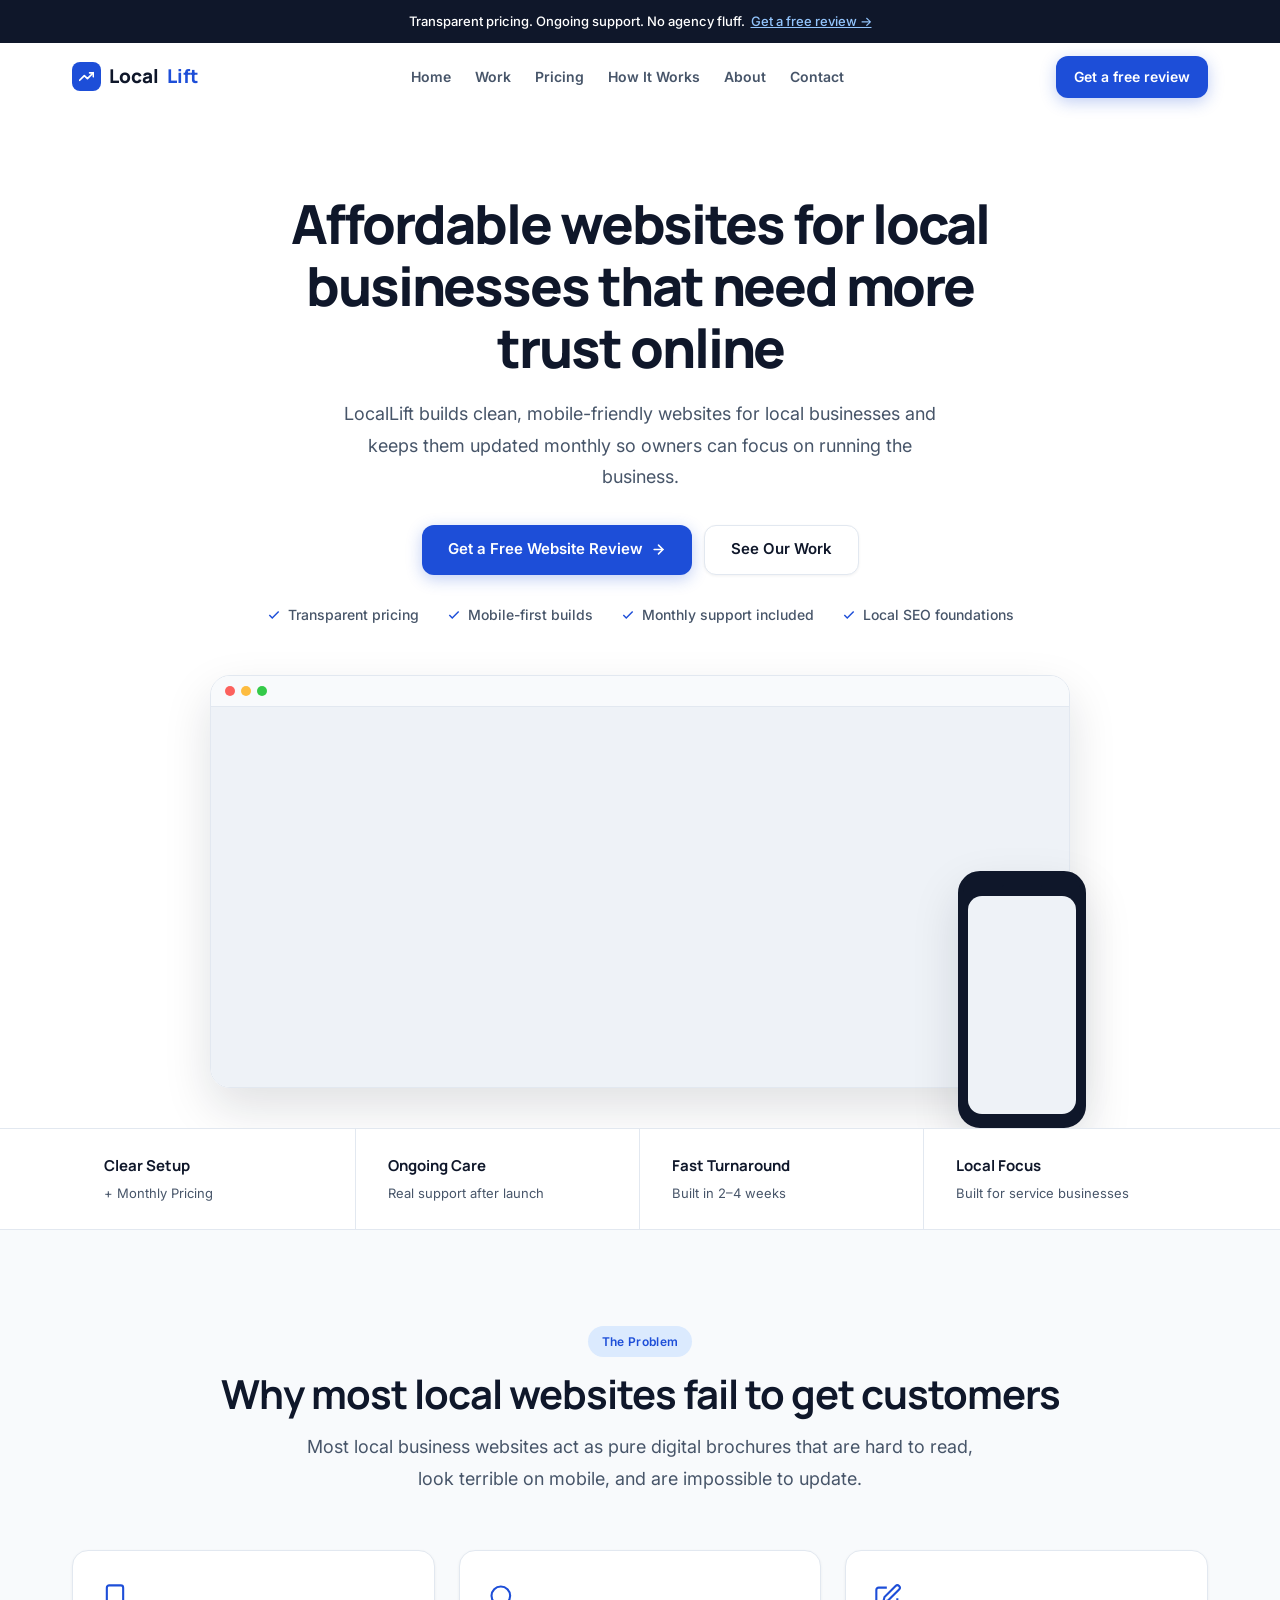
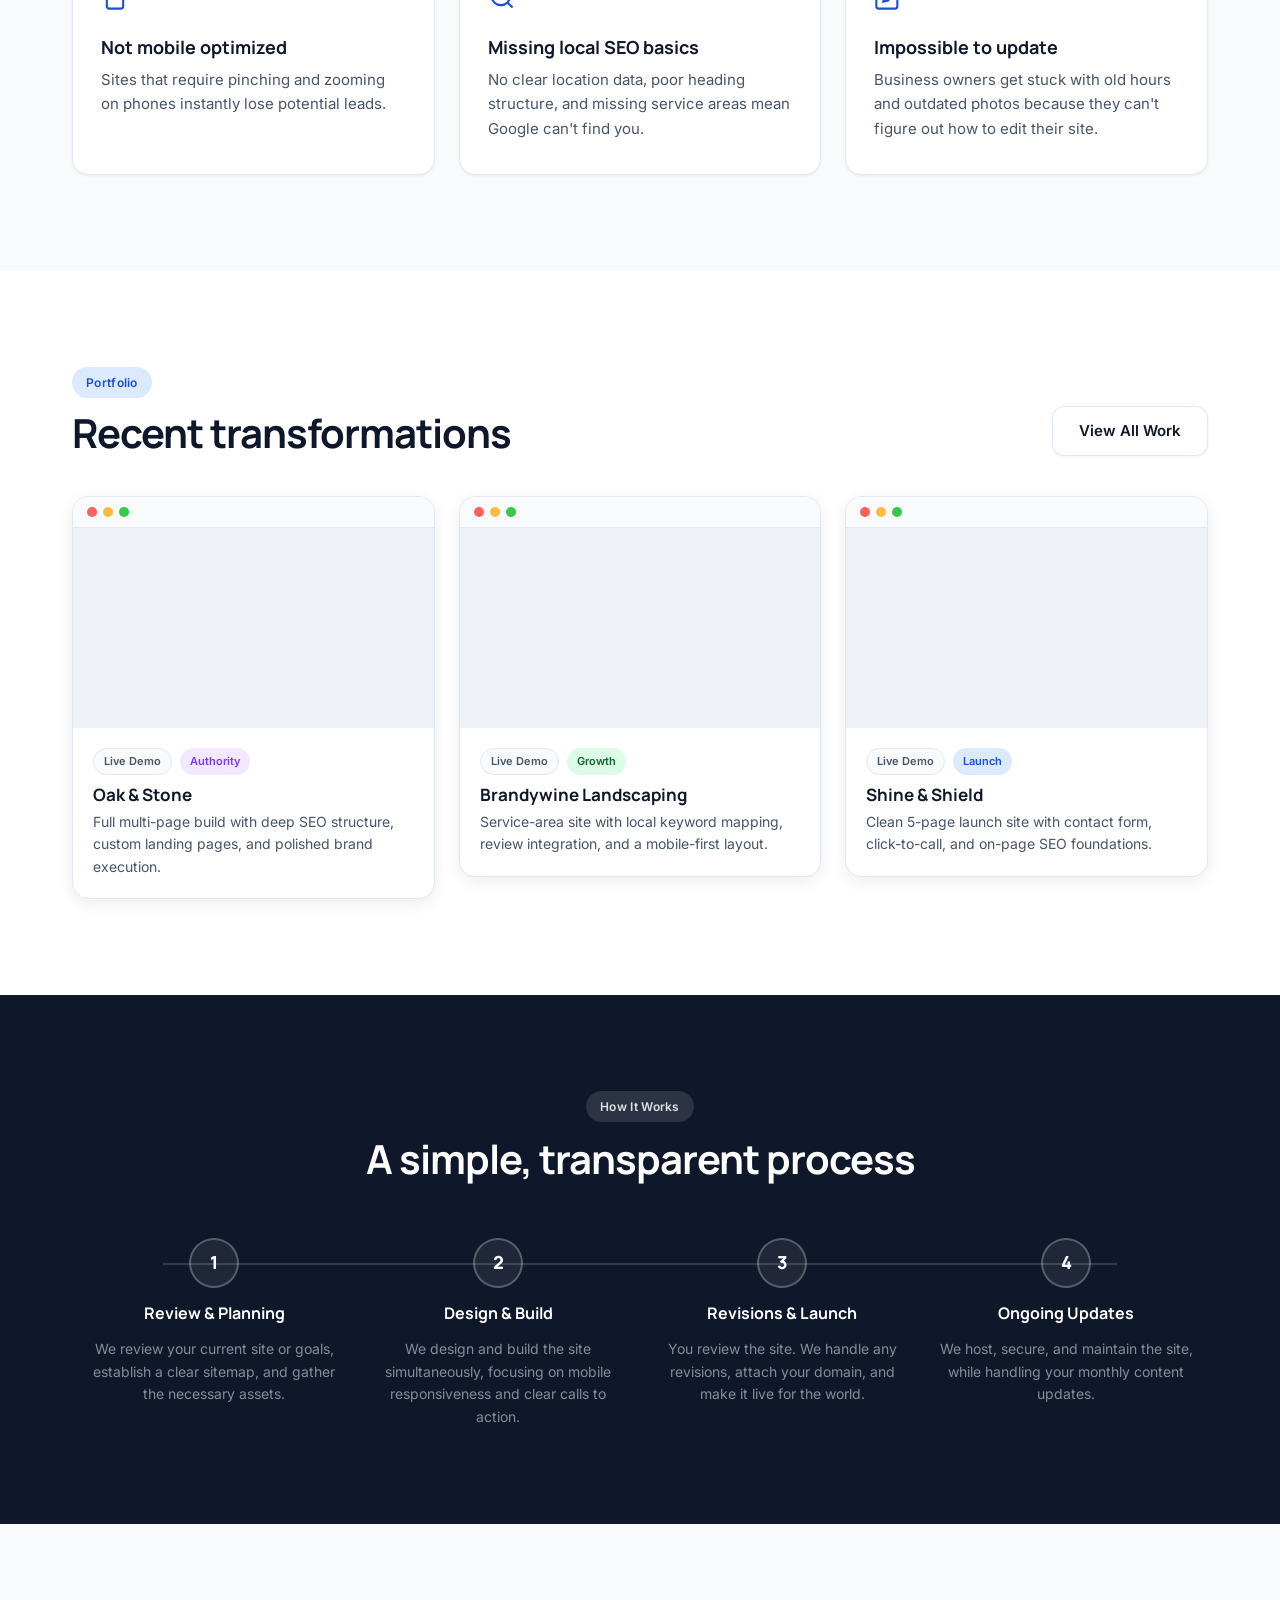
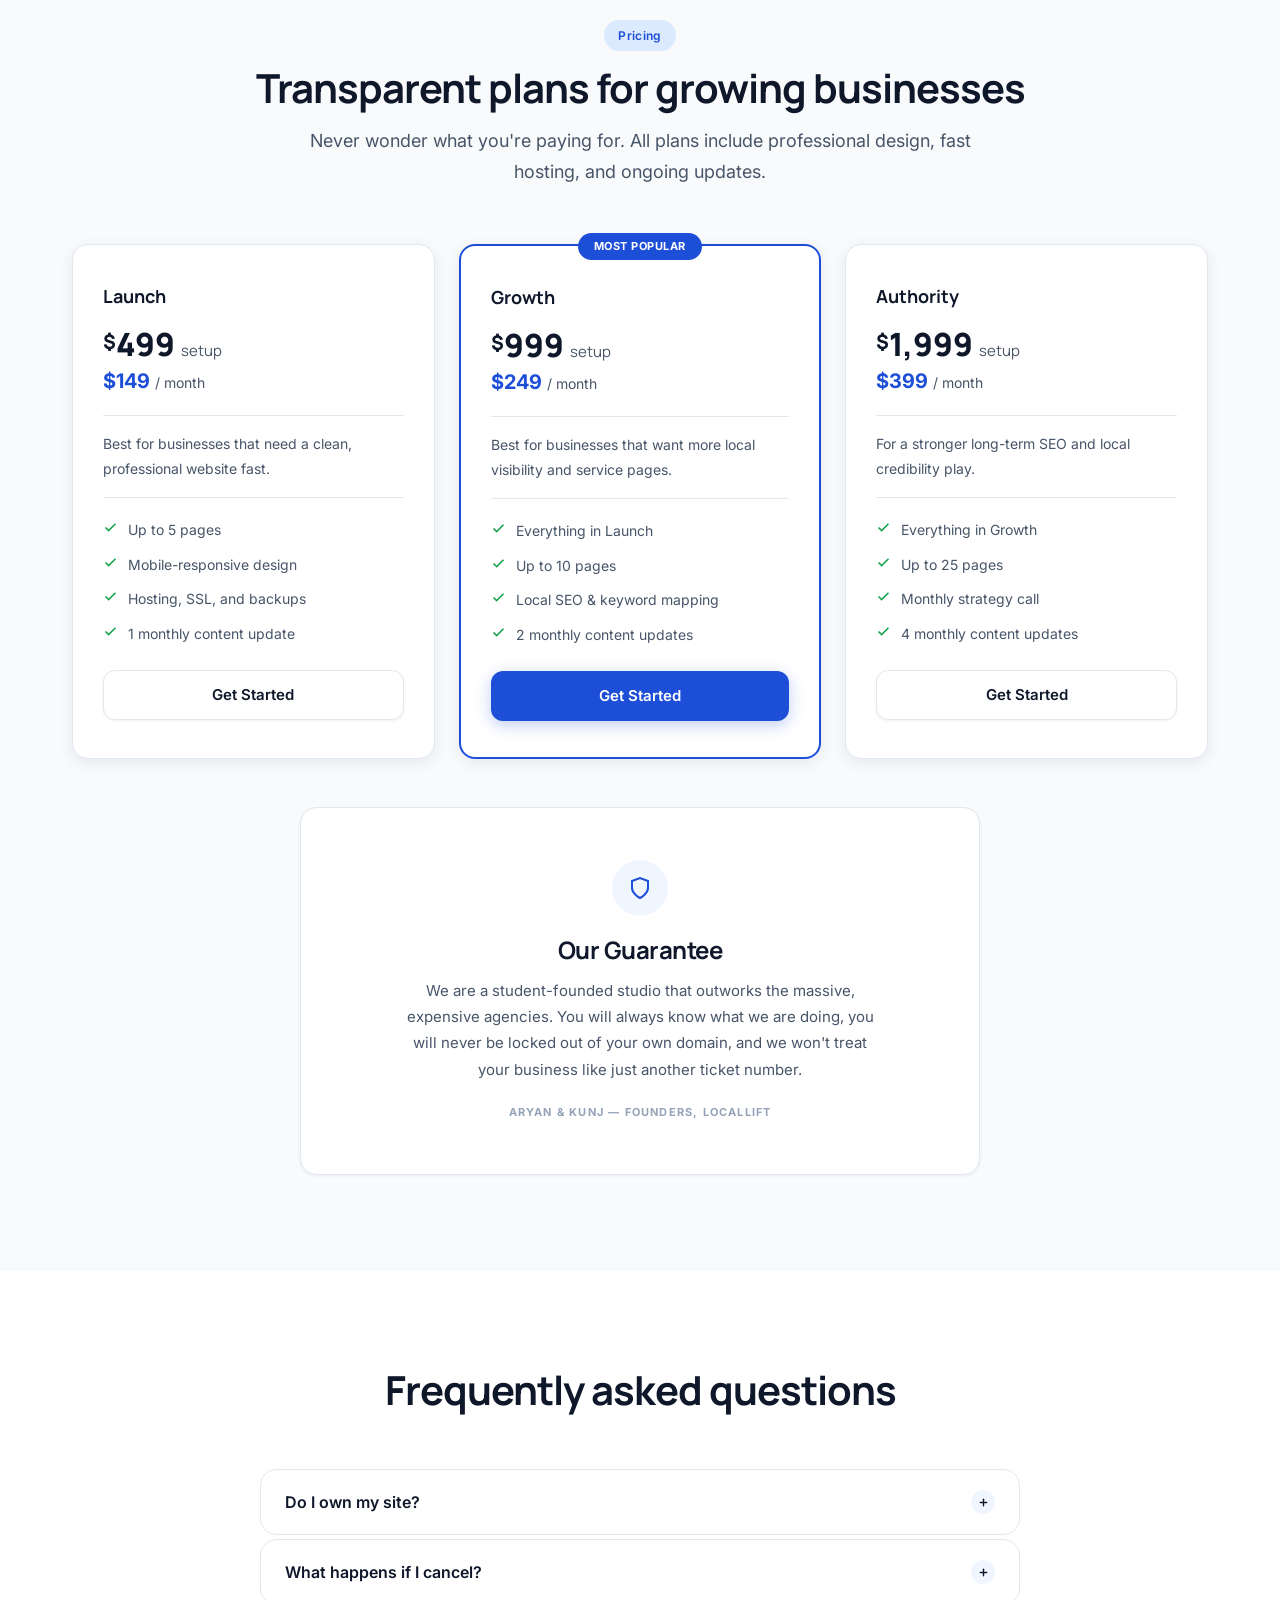
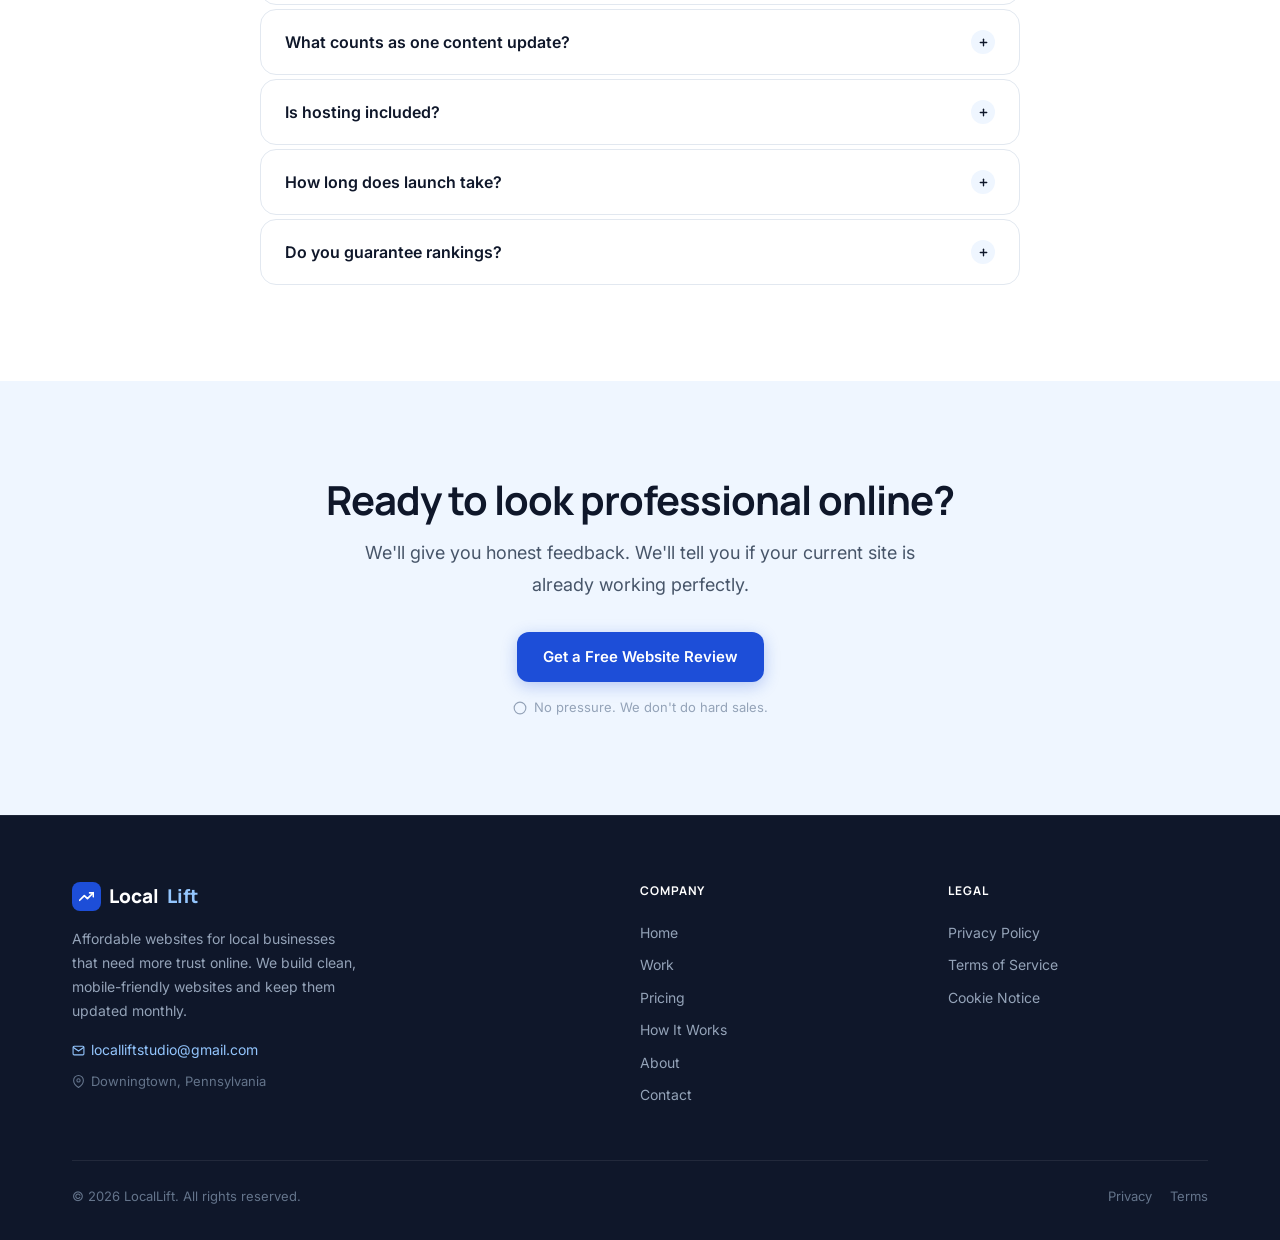
<file: index.html>
<!DOCTYPE html>
<html lang="en">
<head>
<meta charset="UTF-8"/>
<meta name="viewport" content="width=device-width,initial-scale=1.0"/>
<title>LocalLift — Affordable websites for local businesses</title>
<meta name="description" content="LocalLift builds clean, mobile-friendly websites for local businesses and keeps them updated monthly."/>
<link rel="preconnect" href="https://fonts.googleapis.com"/>
<link rel="preconnect" href="https://fonts.gstatic.com" crossorigin/>
<link href="https://fonts.googleapis.com/css2?family=Manrope:wght@400;600;700;800&family=Inter:wght@400;500;600;700&display=swap" rel="stylesheet"/>
<link rel="stylesheet" href="styles.css"/>
</head>
<body>

<!-- ════ HERO ════ -->
<section class="hero-c">
  <div class="wrap">
    <h1 class="reveal">Affordable websites for local businesses that need more trust online</h1>
    <p class="hsub reveal">LocalLift builds clean, mobile-friendly websites for local businesses and keeps them updated monthly so owners can focus on running the business.</p>
    <div class="hero-cta-row reveal">
      <a href="free-review.html" class="btn btn-primary">Get a Free Website Review <svg width="15" height="15" viewBox="0 0 24 24" fill="none" stroke="currentColor" stroke-width="2.5" stroke-linecap="round"><line x1="5" y1="12" x2="19" y2="12"/><polyline points="12 5 19 12 12 19"/></svg></a>
      <a href="work.html" class="btn btn-secondary">See Our Work</a>
    </div>
    <div class="hero-trust-row reveal">
      <span class="htrust"><svg width="14" height="14" viewBox="0 0 24 24" fill="none" stroke="currentColor" stroke-width="2.5"><polyline points="20 6 9 17 4 12"/></svg>Transparent pricing</span>
      <span class="htrust"><svg width="14" height="14" viewBox="0 0 24 24" fill="none" stroke="currentColor" stroke-width="2.5"><polyline points="20 6 9 17 4 12"/></svg>Mobile-first builds</span>
      <span class="htrust"><svg width="14" height="14" viewBox="0 0 24 24" fill="none" stroke="currentColor" stroke-width="2.5"><polyline points="20 6 9 17 4 12"/></svg>Monthly support included</span>
      <span class="htrust"><svg width="14" height="14" viewBox="0 0 24 24" fill="none" stroke="currentColor" stroke-width="2.5"><polyline points="20 6 9 17 4 12"/></svg>Local SEO foundations</span>
    </div>
    <div class="hero-mockup reveal">
      <div class="hero-desktop-frame">
        <div class="hero-desktop-bar">
          <div class="dot dot-r"></div><div class="dot dot-y"></div><div class="dot dot-g"></div>
        </div>
        <div class="hero-iframe-wrap">
          <iframe src="https://oak-and-stone.vercel.app/" loading="lazy" title="Oak and Stone demo" scrolling="no"></iframe>
        </div>
      </div>
      <div class="hero-phone">
        <div class="hero-phone-notch"></div>
        <div class="hero-phone-screen">
          <iframe src="https://brandywine-landscaping.vercel.app/" loading="lazy" title="Brandywine mobile" scrolling="no"></iframe>
        </div>
      </div>
    </div>
  </div>
</section>

<!-- ════ TRUST STRIP ════ -->
<div class="trust-strip-4">
  <div class="wrap">
    <div class="trust-4-inner">
      <div class="trust-4-item"><div class="t4-title">Clear Setup</div><div class="t4-sub">+ Monthly Pricing</div></div>
      <div class="trust-4-item"><div class="t4-title">Ongoing Care</div><div class="t4-sub">Real support after launch</div></div>
      <div class="trust-4-item"><div class="t4-title">Fast Turnaround</div><div class="t4-sub">Built in 2–4 weeks</div></div>
      <div class="trust-4-item"><div class="t4-title">Local Focus</div><div class="t4-sub">Built for service businesses</div></div>
    </div>
  </div>
</div>

<!-- ════ THE PROBLEM ════ -->
<section style="background:var(--cloud)">
  <div class="wrap">
    <div class="sec-head center reveal">
      <span class="badge">The Problem</span>
      <h2>Why most local websites fail to get customers</h2>
      <p>Most local business websites act as pure digital brochures that are hard to read, look terrible on mobile, and are impossible to update.</p>
    </div>
    <div class="prob-grid">
      <div class="prob-card reveal">
        <div class="prob-icon"><svg width="28" height="28" viewBox="0 0 24 24" fill="none" stroke="currentColor" stroke-width="1.8"><rect x="5" y="2" width="14" height="20" rx="2"/><line x1="12" y1="18" x2="12.01" y2="18"/></svg></div>
        <h4>Not mobile optimized</h4>
        <p>Sites that require pinching and zooming on phones instantly lose potential leads.</p>
      </div>
      <div class="prob-card reveal">
        <div class="prob-icon"><svg width="28" height="28" viewBox="0 0 24 24" fill="none" stroke="currentColor" stroke-width="1.8"><circle cx="11" cy="11" r="8"/><line x1="21" y1="21" x2="16.65" y2="16.65"/></svg></div>
        <h4>Missing local SEO basics</h4>
        <p>No clear location data, poor heading structure, and missing service areas mean Google can't find you.</p>
      </div>
      <div class="prob-card reveal">
        <div class="prob-icon"><svg width="28" height="28" viewBox="0 0 24 24" fill="none" stroke="currentColor" stroke-width="1.8"><path d="M11 4H4a2 2 0 0 0-2 2v14a2 2 0 0 0 2 2h14a2 2 0 0 0 2-2v-7"/><path d="M18.5 2.5a2.121 2.121 0 0 1 3 3L12 15l-4 1 1-4 9.5-9.5z"/></svg></div>
        <h4>Impossible to update</h4>
        <p>Business owners get stuck with old hours and outdated photos because they can't figure out how to edit their site.</p>
      </div>
    </div>
  </div>
</section>

<!-- ════ PORTFOLIO PREVIEW ════ -->
<section style="background:var(--white)">
  <div class="wrap">
    <div class="sec-head reveal" style="display:flex;align-items:flex-end;justify-content:space-between;flex-wrap:wrap;gap:16px;margin-bottom:40px">
      <div>
        <span class="badge" style="margin-bottom:12px">Portfolio</span>
        <h2 style="margin-bottom:0">Recent transformations</h2>
      </div>
      <a href="work.html" class="btn btn-secondary">View All Work</a>
    </div>
    <div class="port-grid-3">
      <a href="https://oak-and-stone.vercel.app/" target="_blank" rel="noopener" style="display:block;text-decoration:none;color:inherit">
        <div class="port-card reveal">
          <div class="port-dots"><div class="dot dot-r"></div><div class="dot dot-y"></div><div class="dot dot-g"></div></div>
          <div class="port-preview">
            <iframe src="https://oak-and-stone.vercel.app/" loading="lazy" title="Oak and Stone" scrolling="no"></iframe>
          </div>
          <div class="port-info">
            <div class="port-badges"><span class="badge-gray">Live Demo</span><span class="badge-purple">Authority</span></div>
            <h4>Oak &amp; Stone</h4>
            <p>Full multi-page build with deep SEO structure, custom landing pages, and polished brand execution.</p>
          </div>
        </div>
      </a>
      <a href="https://brandywine-landscaping.vercel.app/" target="_blank" rel="noopener" style="display:block;text-decoration:none;color:inherit">
        <div class="port-card reveal">
          <div class="port-dots"><div class="dot dot-r"></div><div class="dot dot-y"></div><div class="dot dot-g"></div></div>
          <div class="port-preview">
            <iframe src="https://brandywine-landscaping.vercel.app/" loading="lazy" title="Brandywine Landscaping" scrolling="no"></iframe>
          </div>
          <div class="port-info">
            <div class="port-badges"><span class="badge-gray">Live Demo</span><span class="badge-green">Growth</span></div>
            <h4>Brandywine Landscaping</h4>
            <p>Service-area site with local keyword mapping, review integration, and a mobile-first layout.</p>
          </div>
        </div>
      </a>
      <a href="https://demo-shine-and-shield-qv77i9uah-kunjtailors-projects.vercel.app/contact" target="_blank" rel="noopener" style="display:block;text-decoration:none;color:inherit">
        <div class="port-card reveal">
          <div class="port-dots"><div class="dot dot-r"></div><div class="dot dot-y"></div><div class="dot dot-g"></div></div>
          <div class="port-preview">
            <iframe src="https://demo-shine-and-shield-qv77i9uah-kunjtailors-projects.vercel.app/contact" loading="lazy" title="Shine and Shield" scrolling="no"></iframe>
          </div>
          <div class="port-info">
            <div class="port-badges"><span class="badge-gray">Live Demo</span><span class="badge-blue">Launch</span></div>
            <h4>Shine &amp; Shield</h4>
            <p>Clean 5-page launch site with contact form, click-to-call, and on-page SEO foundations.</p>
          </div>
        </div>
      </a>
    </div>
  </div>
</section>

<!-- ════ HOW IT WORKS (DARK) ════ -->
<section class="section-dark">
  <div class="wrap">
    <div class="sec-head center reveal">
      <span class="badge">How It Works</span>
      <h2>A simple, transparent process</h2>
    </div>
    <div class="steps">
      <div class="step reveal">
        <div class="step-num">1</div>
        <h4>Review &amp; Planning</h4>
        <p>We review your current site or goals, establish a clear sitemap, and gather the necessary assets.</p>
      </div>
      <div class="step reveal">
        <div class="step-num">2</div>
        <h4>Design &amp; Build</h4>
        <p>We design and build the site simultaneously, focusing on mobile responsiveness and clear calls to action.</p>
      </div>
      <div class="step reveal">
        <div class="step-num">3</div>
        <h4>Revisions &amp; Launch</h4>
        <p>You review the site. We handle any revisions, attach your domain, and make it live for the world.</p>
      </div>
      <div class="step reveal">
        <div class="step-num">4</div>
        <h4>Ongoing Updates</h4>
        <p>We host, secure, and maintain the site, while handling your monthly content updates.</p>
      </div>
    </div>
  </div>
</section>

<!-- ════ PRICING ════ -->
<section style="background:var(--cloud)">
  <div class="wrap">
    <div class="sec-head center reveal">
      <span class="badge">Pricing</span>
      <h2>Transparent plans for growing businesses</h2>
      <p>Never wonder what you're paying for. All plans include professional design, fast hosting, and ongoing updates.</p>
    </div>
    <div class="pricing-grid">
      <div class="p-card reveal">
        <div class="p-name">Launch</div>
        <div class="p-setup"><span>$</span>499 <small style="font-size:15px;font-weight:400;color:var(--slate)">setup</small></div>
        <div class="p-monthly">$149 <em>/ month</em></div>
        <p class="p-who">Best for businesses that need a clean, professional website fast.</p>
        <div class="checklist">
          <div class="check-item"><svg width="15" height="15" viewBox="0 0 24 24" fill="none" stroke="currentColor" stroke-width="2.5"><polyline points="20 6 9 17 4 12"/></svg>Up to 5 pages</div>
          <div class="check-item"><svg width="15" height="15" viewBox="0 0 24 24" fill="none" stroke="currentColor" stroke-width="2.5"><polyline points="20 6 9 17 4 12"/></svg>Mobile-responsive design</div>
          <div class="check-item"><svg width="15" height="15" viewBox="0 0 24 24" fill="none" stroke="currentColor" stroke-width="2.5"><polyline points="20 6 9 17 4 12"/></svg>Hosting, SSL, and backups</div>
          <div class="check-item"><svg width="15" height="15" viewBox="0 0 24 24" fill="none" stroke="currentColor" stroke-width="2.5"><polyline points="20 6 9 17 4 12"/></svg>1 monthly content update</div>
        </div>
        <a href="contact.html?plan=launch" class="btn btn-secondary">Get Started</a>
      </div>
      <div class="p-card feat reveal">
        <div class="pop-badge">MOST POPULAR</div>
        <div class="p-name">Growth</div>
        <div class="p-setup"><span>$</span>999 <small style="font-size:15px;font-weight:400;color:var(--slate)">setup</small></div>
        <div class="p-monthly">$249 <em>/ month</em></div>
        <p class="p-who">Best for businesses that want more local visibility and service pages.</p>
        <div class="checklist">
          <div class="check-item"><svg width="15" height="15" viewBox="0 0 24 24" fill="none" stroke="currentColor" stroke-width="2.5"><polyline points="20 6 9 17 4 12"/></svg>Everything in Launch</div>
          <div class="check-item"><svg width="15" height="15" viewBox="0 0 24 24" fill="none" stroke="currentColor" stroke-width="2.5"><polyline points="20 6 9 17 4 12"/></svg>Up to 10 pages</div>
          <div class="check-item"><svg width="15" height="15" viewBox="0 0 24 24" fill="none" stroke="currentColor" stroke-width="2.5"><polyline points="20 6 9 17 4 12"/></svg>Local SEO &amp; keyword mapping</div>
          <div class="check-item"><svg width="15" height="15" viewBox="0 0 24 24" fill="none" stroke="currentColor" stroke-width="2.5"><polyline points="20 6 9 17 4 12"/></svg>2 monthly content updates</div>
        </div>
        <a href="contact.html?plan=growth" class="btn btn-primary">Get Started</a>
      </div>
      <div class="p-card reveal">
        <div class="p-name">Authority</div>
        <div class="p-setup"><span>$</span>1,999 <small style="font-size:15px;font-weight:400;color:var(--slate)">setup</small></div>
        <div class="p-monthly">$399 <em>/ month</em></div>
        <p class="p-who">For a stronger long-term SEO and local credibility play.</p>
        <div class="checklist">
          <div class="check-item"><svg width="15" height="15" viewBox="0 0 24 24" fill="none" stroke="currentColor" stroke-width="2.5"><polyline points="20 6 9 17 4 12"/></svg>Everything in Growth</div>
          <div class="check-item"><svg width="15" height="15" viewBox="0 0 24 24" fill="none" stroke="currentColor" stroke-width="2.5"><polyline points="20 6 9 17 4 12"/></svg>Up to 25 pages</div>
          <div class="check-item"><svg width="15" height="15" viewBox="0 0 24 24" fill="none" stroke="currentColor" stroke-width="2.5"><polyline points="20 6 9 17 4 12"/></svg>Monthly strategy call</div>
          <div class="check-item"><svg width="15" height="15" viewBox="0 0 24 24" fill="none" stroke="currentColor" stroke-width="2.5"><polyline points="20 6 9 17 4 12"/></svg>4 monthly content updates</div>
        </div>
        <a href="contact.html?plan=authority" class="btn btn-secondary">Get Started</a>
      </div>
    </div>
    <div class="guarantee-centered reveal">
      <div class="g-icon"><svg width="24" height="24" viewBox="0 0 24 24" fill="none" stroke="currentColor" stroke-width="2"><path d="M12 22s8-4 8-10V5l-8-3-8 3v7c0 6 8 10 8 10z"/></svg></div>
      <h3>Our Guarantee</h3>
      <p>We are a student-founded studio that outworks the massive, expensive agencies. You will always know what we are doing, you will never be locked out of your own domain, and we won't treat your business like just another ticket number.</p>
      <div class="g-sig">Aryan &amp; Kunj — Founders, LocalLift</div>
    </div>
  </div>
</section>

<!-- ════ FAQ ════ -->
<section style="background:var(--white)">
  <div class="wrap">
    <div class="sec-head center reveal"><h2>Frequently asked questions</h2></div>
    <div class="faq-list">
      <div class="faq-item"><button class="faq-btn">Do I own my site?<div class="faq-icon"><svg width="11" height="11" viewBox="0 0 24 24" fill="none" stroke="currentColor" stroke-width="3" stroke-linecap="round"><line x1="12" y1="5" x2="12" y2="19"/><line x1="5" y1="12" x2="19" y2="12"/></svg></div></button><div class="faq-body"><p>Yes. After the initial build process and your first set of monthly payments are complete according to our terms, the content and domain belong to you.</p></div></div>
      <div class="faq-item"><button class="faq-btn">What happens if I cancel?<div class="faq-icon"><svg width="11" height="11" viewBox="0 0 24 24" fill="none" stroke="currentColor" stroke-width="3" stroke-linecap="round"><line x1="12" y1="5" x2="12" y2="19"/><line x1="5" y1="12" x2="19" y2="12"/></svg></div></button><div class="faq-body"><p>You can cancel with 30 days notice. We'll export your website files and help you migrate to any hosting provider. You keep everything.</p></div></div>
      <div class="faq-item"><button class="faq-btn">What counts as one content update?<div class="faq-icon"><svg width="11" height="11" viewBox="0 0 24 24" fill="none" stroke="currentColor" stroke-width="3" stroke-linecap="round"><line x1="12" y1="5" x2="12" y2="19"/><line x1="5" y1="12" x2="19" y2="12"/></svg></div></button><div class="faq-body"><p>A single content update means a small batch of edits: swapping a team photo, updating business hours, changing a price, or adding a testimonial. Not a brand-new page design.</p></div></div>
      <div class="faq-item"><button class="faq-btn">Is hosting included?<div class="faq-icon"><svg width="11" height="11" viewBox="0 0 24 24" fill="none" stroke="currentColor" stroke-width="3" stroke-linecap="round"><line x1="12" y1="5" x2="12" y2="19"/><line x1="5" y1="12" x2="19" y2="12"/></svg></div></button><div class="faq-body"><p>Yes. Hosting, SSL security certificates, and regular backups are all included in every monthly plan at no extra charge.</p></div></div>
      <div class="faq-item"><button class="faq-btn">How long does launch take?<div class="faq-icon"><svg width="11" height="11" viewBox="0 0 24 24" fill="none" stroke="currentColor" stroke-width="3" stroke-linecap="round"><line x1="12" y1="5" x2="12" y2="19"/><line x1="5" y1="12" x2="19" y2="12"/></svg></div></button><div class="faq-body"><p>Most sites launch within 2 to 4 weeks from kickoff. The main factor is how quickly you can provide content — photos, copy, and logo.</p></div></div>
      <div class="faq-item"><button class="faq-btn">Do you guarantee rankings?<div class="faq-icon"><svg width="11" height="11" viewBox="0 0 24 24" fill="none" stroke="currentColor" stroke-width="3" stroke-linecap="round"><line x1="12" y1="5" x2="12" y2="19"/><line x1="5" y1="12" x2="19" y2="12"/></svg></div></button><div class="faq-body"><p>No — and anyone who does isn't being honest. We build with proper on-page SEO foundations and local SEO structure, which gives you the best starting point. Rankings take time.</p></div></div>
    </div>
  </div>
</section>

<!-- ════ CTA (LIGHT BLUE) ════ -->
<div class="cta-light">
  <div class="wrap reveal">
    <h2>Ready to look professional online?</h2>
    <p>We'll give you honest feedback. We'll tell you if your current site is already working perfectly.</p>
    <a href="free-review.html" class="btn btn-primary">Get a Free Website Review</a>
    <div class="cta-note-row">
      <svg width="14" height="14" viewBox="0 0 24 24" fill="none" stroke="currentColor" stroke-width="2"><circle cx="12" cy="12" r="10"/></svg>
      No pressure. We don't do hard sales.
    </div>
  </div>
</div>

<script src="shared.js"></script>
</body>
</html>
</file>
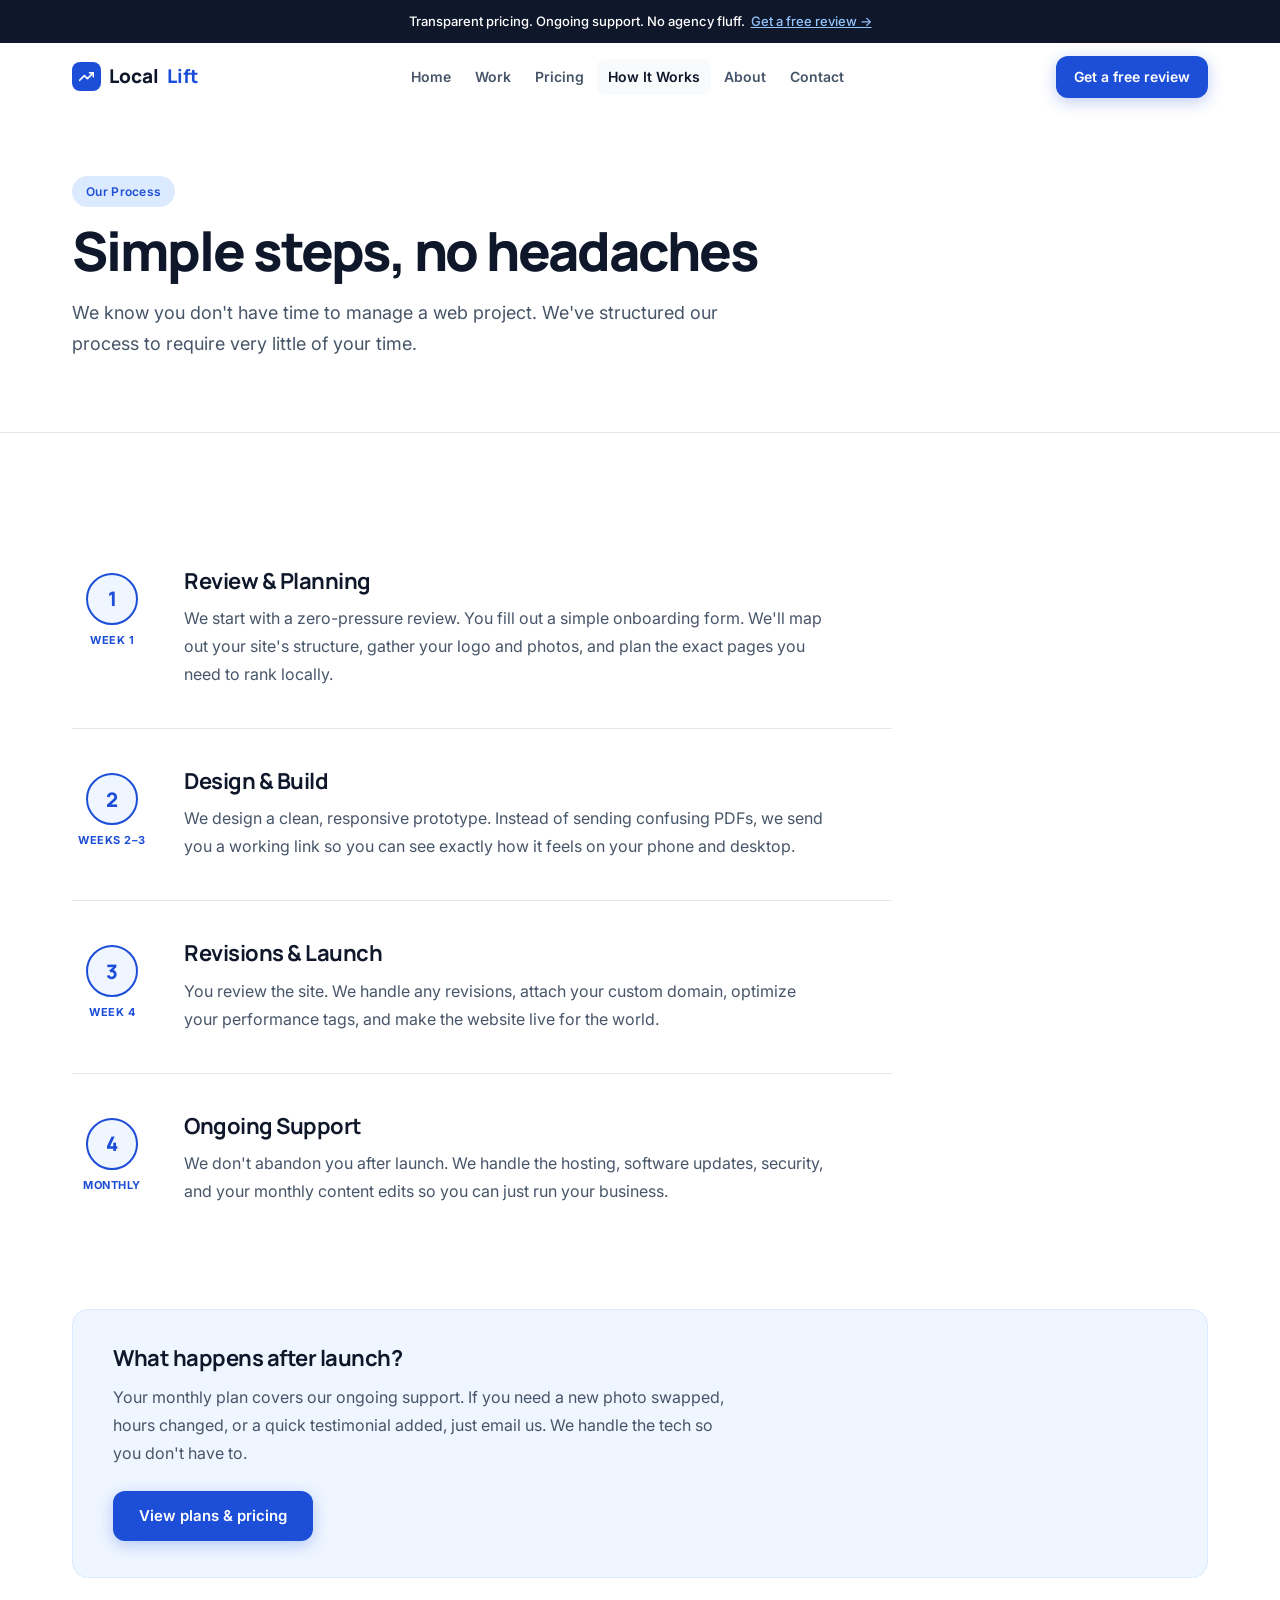
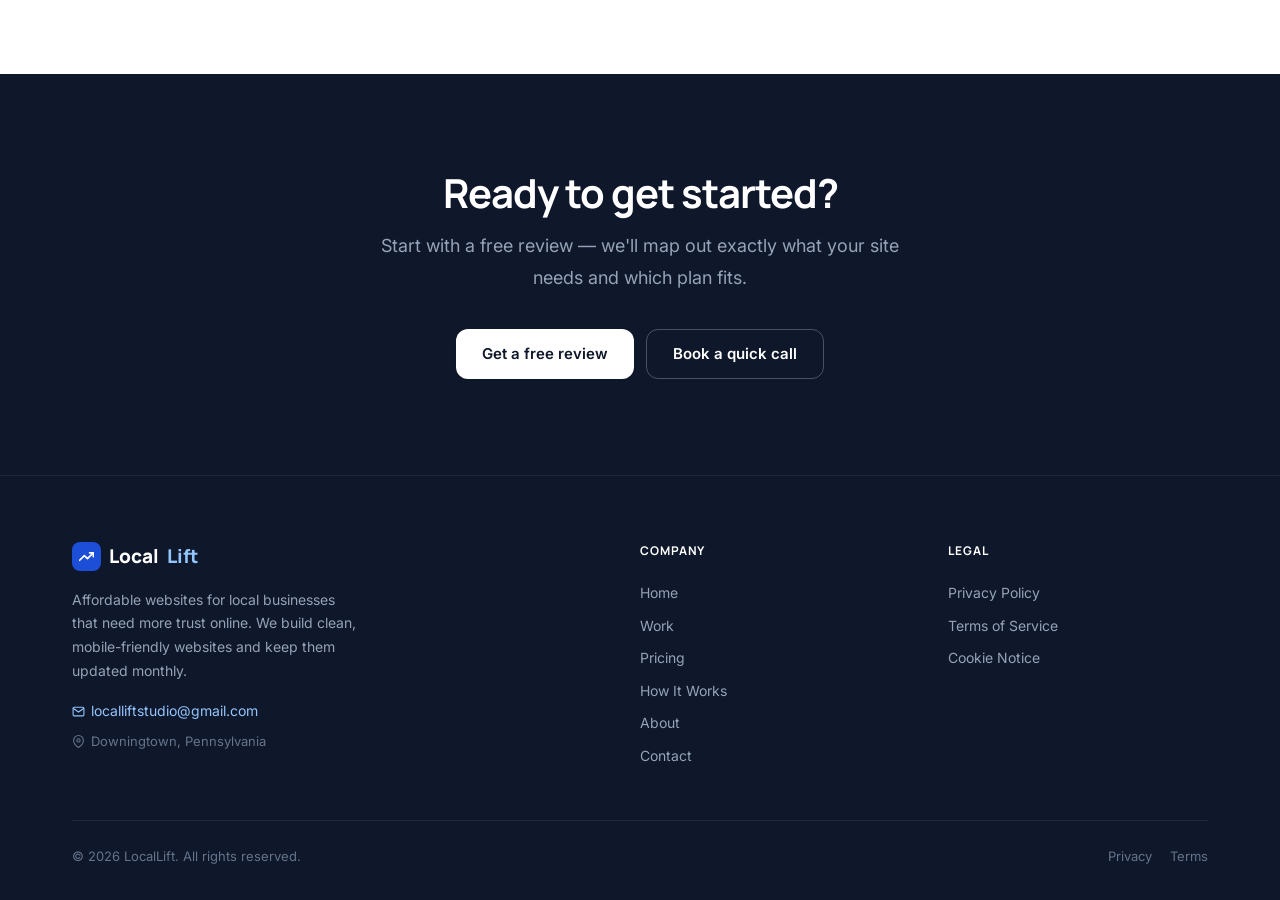
<file: how-it-works.html>
<!DOCTYPE html>
<html lang="en">
<head>
<meta charset="UTF-8"/>
<meta name="viewport" content="width=device-width,initial-scale=1.0"/>
<title>How It Works — LocalLift</title>
<meta name="description" content="Simple steps, no headaches. Learn how LocalLift builds and maintains your local business website."/>
<link rel="preconnect" href="https://fonts.googleapis.com"/>
<link rel="preconnect" href="https://fonts.gstatic.com" crossorigin/>
<link href="https://fonts.googleapis.com/css2?family=Manrope:wght@400;600;700;800&family=Inter:wght@400;500;600;700&display=swap" rel="stylesheet"/>
<link rel="stylesheet" href="styles.css"/>
<style>
.process-list { display: flex; flex-direction: column; gap: 0; max-width: 820px; }
.proc-item { display: grid; grid-template-columns: 80px 1fr; gap: 32px; padding: 40px 0; border-bottom: 1px solid var(--border); align-items: flex-start; }
.proc-item:last-child { border-bottom: none; }
.proc-left { display: flex; flex-direction: column; align-items: center; gap: 6px; padding-top: 4px; }
.proc-num { width: 52px; height: 52px; border-radius: 50%; background: var(--soft-blue); border: 2px solid var(--blue); display: flex; align-items: center; justify-content: center; font-family: 'Manrope', sans-serif; font-size: 20px; font-weight: 800; color: var(--blue); }
.proc-week { font-size: 11px; font-weight: 700; color: var(--blue); text-transform: uppercase; letter-spacing: .5px; text-align: center; }
.proc-right h3 { font-size: 22px; margin-bottom: 10px; }
.proc-right p  { font-size: 16px; color: var(--slate); line-height: 1.75; }

.after-launch { background: var(--soft-blue); border: 1px solid var(--badge-blue); border-radius: var(--r-card); padding: 36px 40px; margin-top: 64px; }
.after-launch h3 { font-size: 22px; margin-bottom: 12px; }
.after-launch p  { font-size: 16px; color: var(--slate); line-height: 1.75; max-width: 62ch; margin-bottom: 24px; }

@media (max-width: 640px) {
  .proc-item { grid-template-columns: 1fr; gap: 16px; }
  .proc-left { flex-direction: row; gap: 12px; }
  .after-launch { padding: 28px 24px; }
}
</style>
</head>
<body>

<section class="page-hero" style="background:var(--white)">
  <div class="wrap">
    <span class="badge reveal" style="margin-bottom:12px">Our Process</span>
    <h1 class="reveal">Simple steps, no headaches</h1>
    <p class="reveal">We know you don't have time to manage a web project. We've structured our process to require very little of your time.</p>
  </div>
</section>

<section style="background:var(--white)">
  <div class="wrap">
    <div class="process-list">

      <div class="proc-item reveal">
        <div class="proc-left">
          <div class="proc-num">1</div>
          <div class="proc-week">Week 1</div>
        </div>
        <div class="proc-right">
          <h3>Review &amp; Planning</h3>
          <p>We start with a zero-pressure review. You fill out a simple onboarding form. We'll map out your site's structure, gather your logo and photos, and plan the exact pages you need to rank locally.</p>
        </div>
      </div>

      <div class="proc-item reveal">
        <div class="proc-left">
          <div class="proc-num">2</div>
          <div class="proc-week">Weeks 2–3</div>
        </div>
        <div class="proc-right">
          <h3>Design &amp; Build</h3>
          <p>We design a clean, responsive prototype. Instead of sending confusing PDFs, we send you a working link so you can see exactly how it feels on your phone and desktop.</p>
        </div>
      </div>

      <div class="proc-item reveal">
        <div class="proc-left">
          <div class="proc-num">3</div>
          <div class="proc-week">Week 4</div>
        </div>
        <div class="proc-right">
          <h3>Revisions &amp; Launch</h3>
          <p>You review the site. We handle any revisions, attach your custom domain, optimize your performance tags, and make the website live for the world.</p>
        </div>
      </div>

      <div class="proc-item reveal">
        <div class="proc-left">
          <div class="proc-num">4</div>
          <div class="proc-week">Monthly</div>
        </div>
        <div class="proc-right">
          <h3>Ongoing Support</h3>
          <p>We don't abandon you after launch. We handle the hosting, software updates, security, and your monthly content edits so you can just run your business.</p>
        </div>
      </div>

    </div>

    <div class="after-launch reveal">
      <h3>What happens after launch?</h3>
      <p>Your monthly plan covers our ongoing support. If you need a new photo swapped, hours changed, or a quick testimonial added, just email us. We handle the tech so you don't have to.</p>
      <a href="pricing.html" class="btn btn-primary">View plans &amp; pricing</a>
    </div>
  </div>
</section>

<div class="cta-band">
  <div class="wrap reveal">
    <h2>Ready to get started?</h2>
    <p>Start with a free review — we'll map out exactly what your site needs and which plan fits.</p>
    <div class="cta-btns">
      <a href="free-review.html" class="btn btn-white">Get a free review</a>
      <a href="contact.html" class="btn btn-ghost">Book a quick call</a>
    </div>
  </div>
</div>

<script src="shared.js"></script>
</body>
</html>
</file>
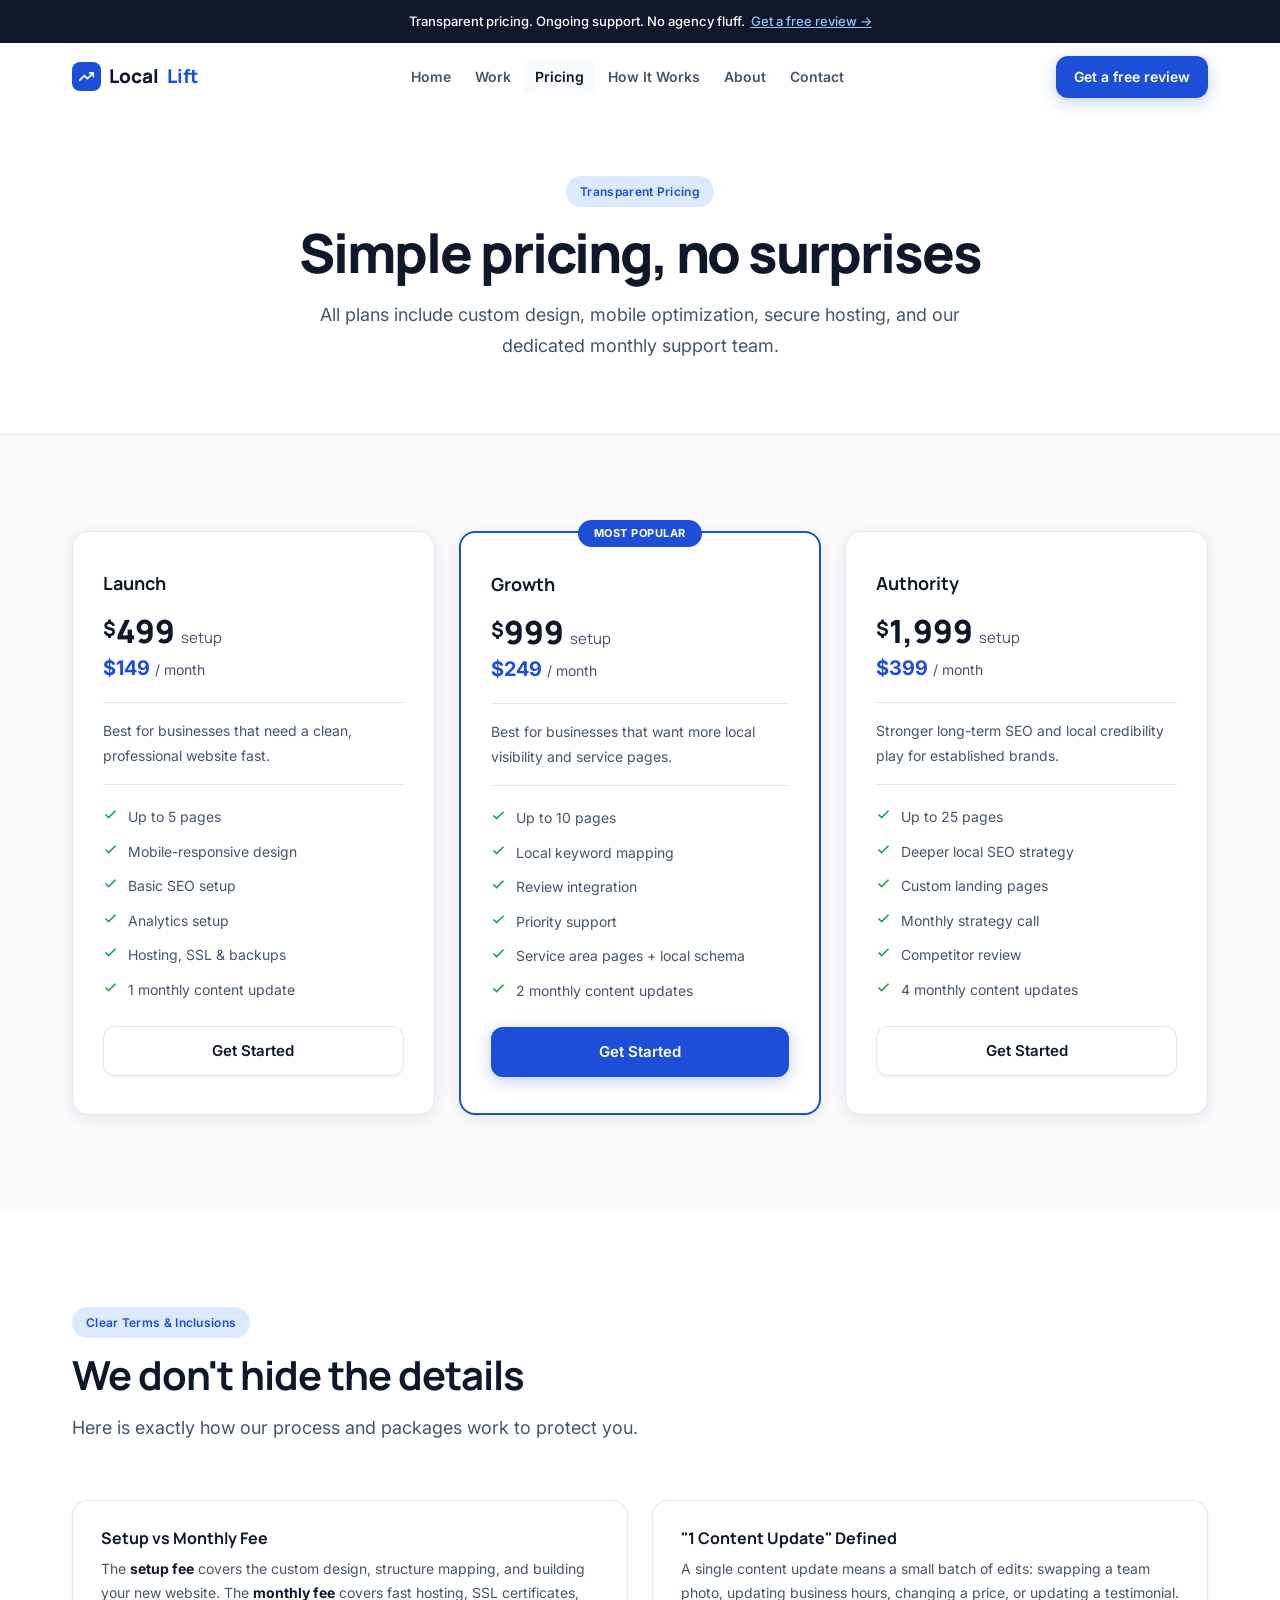
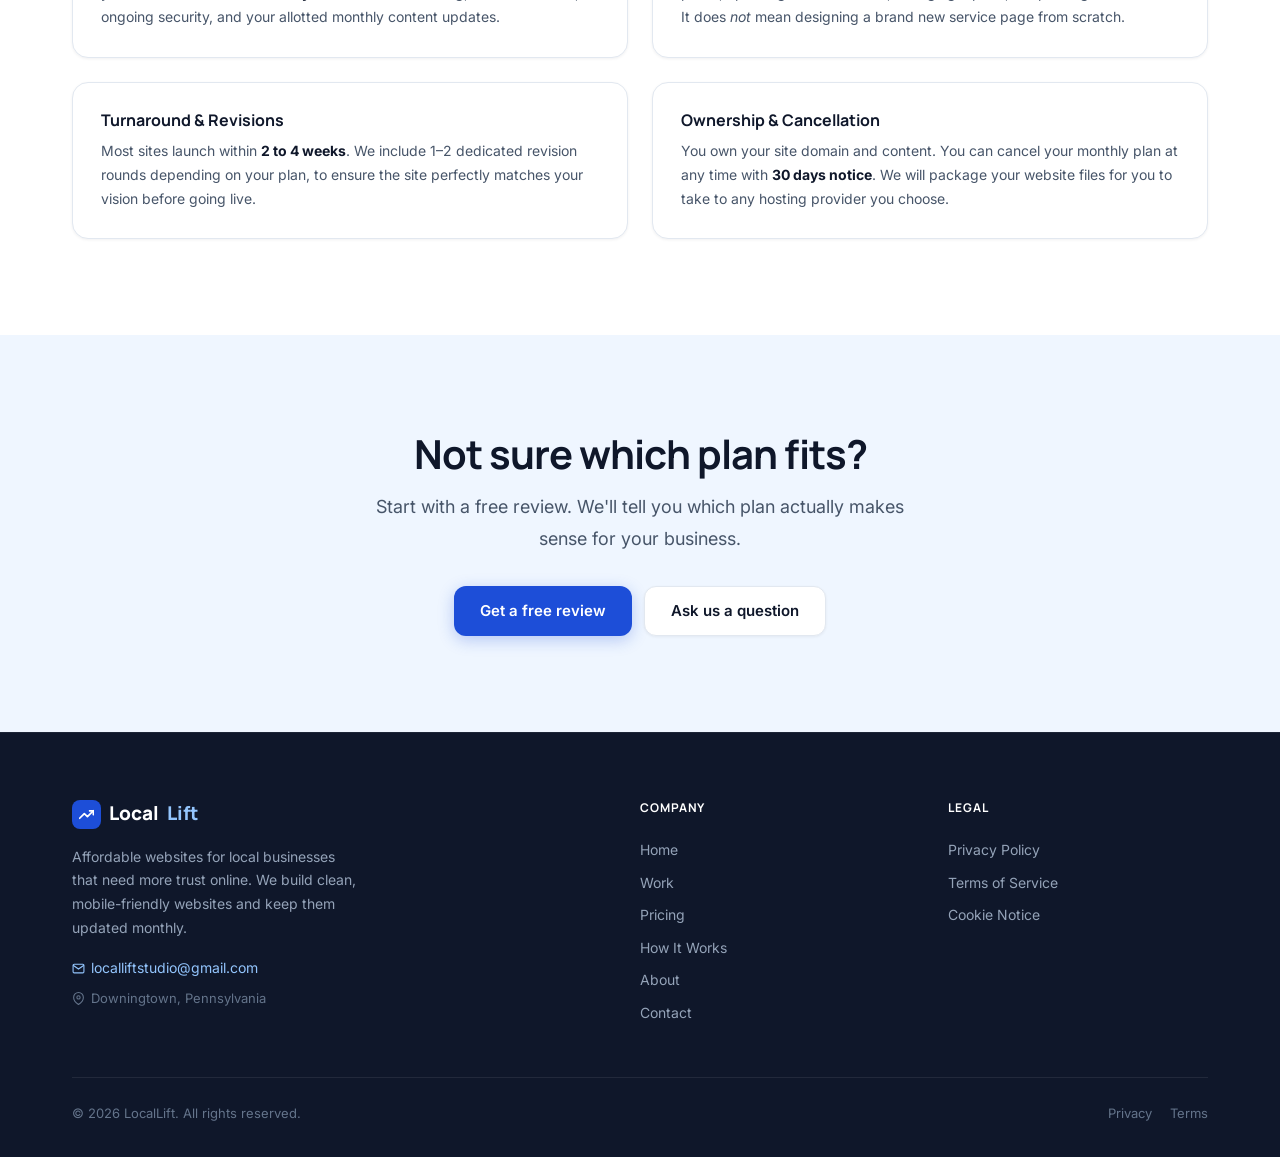
<file: pricing.html>
<!DOCTYPE html>
<html lang="en">
<head>
<meta charset="UTF-8"/>
<meta name="viewport" content="width=device-width,initial-scale=1.0"/>
<title>Pricing — LocalLift</title>
<meta name="description" content="Simple, transparent pricing for local business websites. Setup fee + monthly. No surprises."/>
<link rel="preconnect" href="https://fonts.googleapis.com"/>
<link rel="preconnect" href="https://fonts.gstatic.com" crossorigin/>
<link href="https://fonts.googleapis.com/css2?family=Manrope:wght@400;600;700;800&family=Inter:wght@400;500;600;700&display=swap" rel="stylesheet"/>
<link rel="stylesheet" href="styles.css"/>
</head>
<body>

<section class="page-hero" style="text-align:center">
  <div class="wrap">
    <span class="badge reveal" style="margin-bottom:14px">Transparent Pricing</span>
    <h1 class="reveal">Simple pricing, no surprises</h1>
    <p class="reveal" style="margin:0 auto">All plans include custom design, mobile optimization, secure hosting, and our dedicated monthly support team.</p>
  </div>
</section>

<section style="background:var(--cloud)">
  <div class="wrap">
    <div class="pricing-grid">
      <div class="p-card reveal">
        <div class="p-name">Launch</div>
        <div class="p-setup"><span>$</span>499 <small style="font-size:15px;font-weight:400;color:var(--slate)">setup</small></div>
        <div class="p-monthly">$149 <em>/ month</em></div>
        <p class="p-who">Best for businesses that need a clean, professional website fast.</p>
        <div class="checklist">
          <div class="check-item"><svg width="15" height="15" viewBox="0 0 24 24" fill="none" stroke="currentColor" stroke-width="2.5"><polyline points="20 6 9 17 4 12"/></svg>Up to 5 pages</div>
          <div class="check-item"><svg width="15" height="15" viewBox="0 0 24 24" fill="none" stroke="currentColor" stroke-width="2.5"><polyline points="20 6 9 17 4 12"/></svg>Mobile-responsive design</div>
          <div class="check-item"><svg width="15" height="15" viewBox="0 0 24 24" fill="none" stroke="currentColor" stroke-width="2.5"><polyline points="20 6 9 17 4 12"/></svg>Basic SEO setup</div>
          <div class="check-item"><svg width="15" height="15" viewBox="0 0 24 24" fill="none" stroke="currentColor" stroke-width="2.5"><polyline points="20 6 9 17 4 12"/></svg>Analytics setup</div>
          <div class="check-item"><svg width="15" height="15" viewBox="0 0 24 24" fill="none" stroke="currentColor" stroke-width="2.5"><polyline points="20 6 9 17 4 12"/></svg>Hosting, SSL &amp; backups</div>
          <div class="check-item"><svg width="15" height="15" viewBox="0 0 24 24" fill="none" stroke="currentColor" stroke-width="2.5"><polyline points="20 6 9 17 4 12"/></svg>1 monthly content update</div>
        </div>
        <a href="contact.html?plan=launch" class="btn btn-secondary">Get Started</a>
      </div>

      <div class="p-card feat reveal">
        <div class="pop-badge">MOST POPULAR</div>
        <div class="p-name">Growth</div>
        <div class="p-setup"><span>$</span>999 <small style="font-size:15px;font-weight:400;color:var(--slate)">setup</small></div>
        <div class="p-monthly">$249 <em>/ month</em></div>
        <p class="p-who">Best for businesses that want more local visibility and service pages.</p>
        <div class="checklist">
          <div class="check-item"><svg width="15" height="15" viewBox="0 0 24 24" fill="none" stroke="currentColor" stroke-width="2.5"><polyline points="20 6 9 17 4 12"/></svg>Up to 10 pages</div>
          <div class="check-item"><svg width="15" height="15" viewBox="0 0 24 24" fill="none" stroke="currentColor" stroke-width="2.5"><polyline points="20 6 9 17 4 12"/></svg>Local keyword mapping</div>
          <div class="check-item"><svg width="15" height="15" viewBox="0 0 24 24" fill="none" stroke="currentColor" stroke-width="2.5"><polyline points="20 6 9 17 4 12"/></svg>Review integration</div>
          <div class="check-item"><svg width="15" height="15" viewBox="0 0 24 24" fill="none" stroke="currentColor" stroke-width="2.5"><polyline points="20 6 9 17 4 12"/></svg>Priority support</div>
          <div class="check-item"><svg width="15" height="15" viewBox="0 0 24 24" fill="none" stroke="currentColor" stroke-width="2.5"><polyline points="20 6 9 17 4 12"/></svg>Service area pages + local schema</div>
          <div class="check-item"><svg width="15" height="15" viewBox="0 0 24 24" fill="none" stroke="currentColor" stroke-width="2.5"><polyline points="20 6 9 17 4 12"/></svg>2 monthly content updates</div>
        </div>
        <a href="contact.html?plan=growth" class="btn btn-primary">Get Started</a>
      </div>

      <div class="p-card reveal">
        <div class="p-name">Authority</div>
        <div class="p-setup"><span>$</span>1,999 <small style="font-size:15px;font-weight:400;color:var(--slate)">setup</small></div>
        <div class="p-monthly">$399 <em>/ month</em></div>
        <p class="p-who">Stronger long-term SEO and local credibility play for established brands.</p>
        <div class="checklist">
          <div class="check-item"><svg width="15" height="15" viewBox="0 0 24 24" fill="none" stroke="currentColor" stroke-width="2.5"><polyline points="20 6 9 17 4 12"/></svg>Up to 25 pages</div>
          <div class="check-item"><svg width="15" height="15" viewBox="0 0 24 24" fill="none" stroke="currentColor" stroke-width="2.5"><polyline points="20 6 9 17 4 12"/></svg>Deeper local SEO strategy</div>
          <div class="check-item"><svg width="15" height="15" viewBox="0 0 24 24" fill="none" stroke="currentColor" stroke-width="2.5"><polyline points="20 6 9 17 4 12"/></svg>Custom landing pages</div>
          <div class="check-item"><svg width="15" height="15" viewBox="0 0 24 24" fill="none" stroke="currentColor" stroke-width="2.5"><polyline points="20 6 9 17 4 12"/></svg>Monthly strategy call</div>
          <div class="check-item"><svg width="15" height="15" viewBox="0 0 24 24" fill="none" stroke="currentColor" stroke-width="2.5"><polyline points="20 6 9 17 4 12"/></svg>Competitor review</div>
          <div class="check-item"><svg width="15" height="15" viewBox="0 0 24 24" fill="none" stroke="currentColor" stroke-width="2.5"><polyline points="20 6 9 17 4 12"/></svg>4 monthly content updates</div>
        </div>
        <a href="contact.html?plan=authority" class="btn btn-secondary">Get Started</a>
      </div>
    </div>
  </div>
</section>

<!-- Clear Terms -->
<section style="background:var(--white)">
  <div class="wrap">
    <div class="sec-head reveal">
      <span class="badge">Clear Terms &amp; Inclusions</span>
      <h2>We don't hide the details</h2>
      <p>Here is exactly how our process and packages work to protect you.</p>
    </div>
    <div class="terms-grid">
      <div class="term-card reveal">
        <h4>Setup vs Monthly Fee</h4>
        <p>The <strong>setup fee</strong> covers the custom design, structure mapping, and building your new website. The <strong>monthly fee</strong> covers fast hosting, SSL certificates, ongoing security, and your allotted monthly content updates.</p>
      </div>
      <div class="term-card reveal">
        <h4>"1 Content Update" Defined</h4>
        <p>A single content update means a small batch of edits: swapping a team photo, updating business hours, changing a price, or updating a testimonial. It does <em>not</em> mean designing a brand new service page from scratch.</p>
      </div>
      <div class="term-card reveal">
        <h4>Turnaround &amp; Revisions</h4>
        <p>Most sites launch within <strong>2 to 4 weeks</strong>. We include 1–2 dedicated revision rounds depending on your plan, to ensure the site perfectly matches your vision before going live.</p>
      </div>
      <div class="term-card reveal">
        <h4>Ownership &amp; Cancellation</h4>
        <p>You own your site domain and content. You can cancel your monthly plan at any time with <strong>30 days notice</strong>. We will package your website files for you to take to any hosting provider you choose.</p>
      </div>
    </div>
  </div>
</section>

<div class="cta-light">
  <div class="wrap reveal" style="text-align:center">
    <h2>Not sure which plan fits?</h2>
    <p style="margin:0 auto 32px">Start with a free review. We'll tell you which plan actually makes sense for your business.</p>
    <div style="display:flex;align-items:center;justify-content:center;gap:12px;flex-wrap:wrap">
      <a href="free-review.html" class="btn btn-primary">Get a free review</a>
      <a href="contact.html" class="btn btn-secondary">Ask us a question</a>
    </div>
  </div>
</div>

<script src="shared.js"></script>
</body>
</html>
</file>
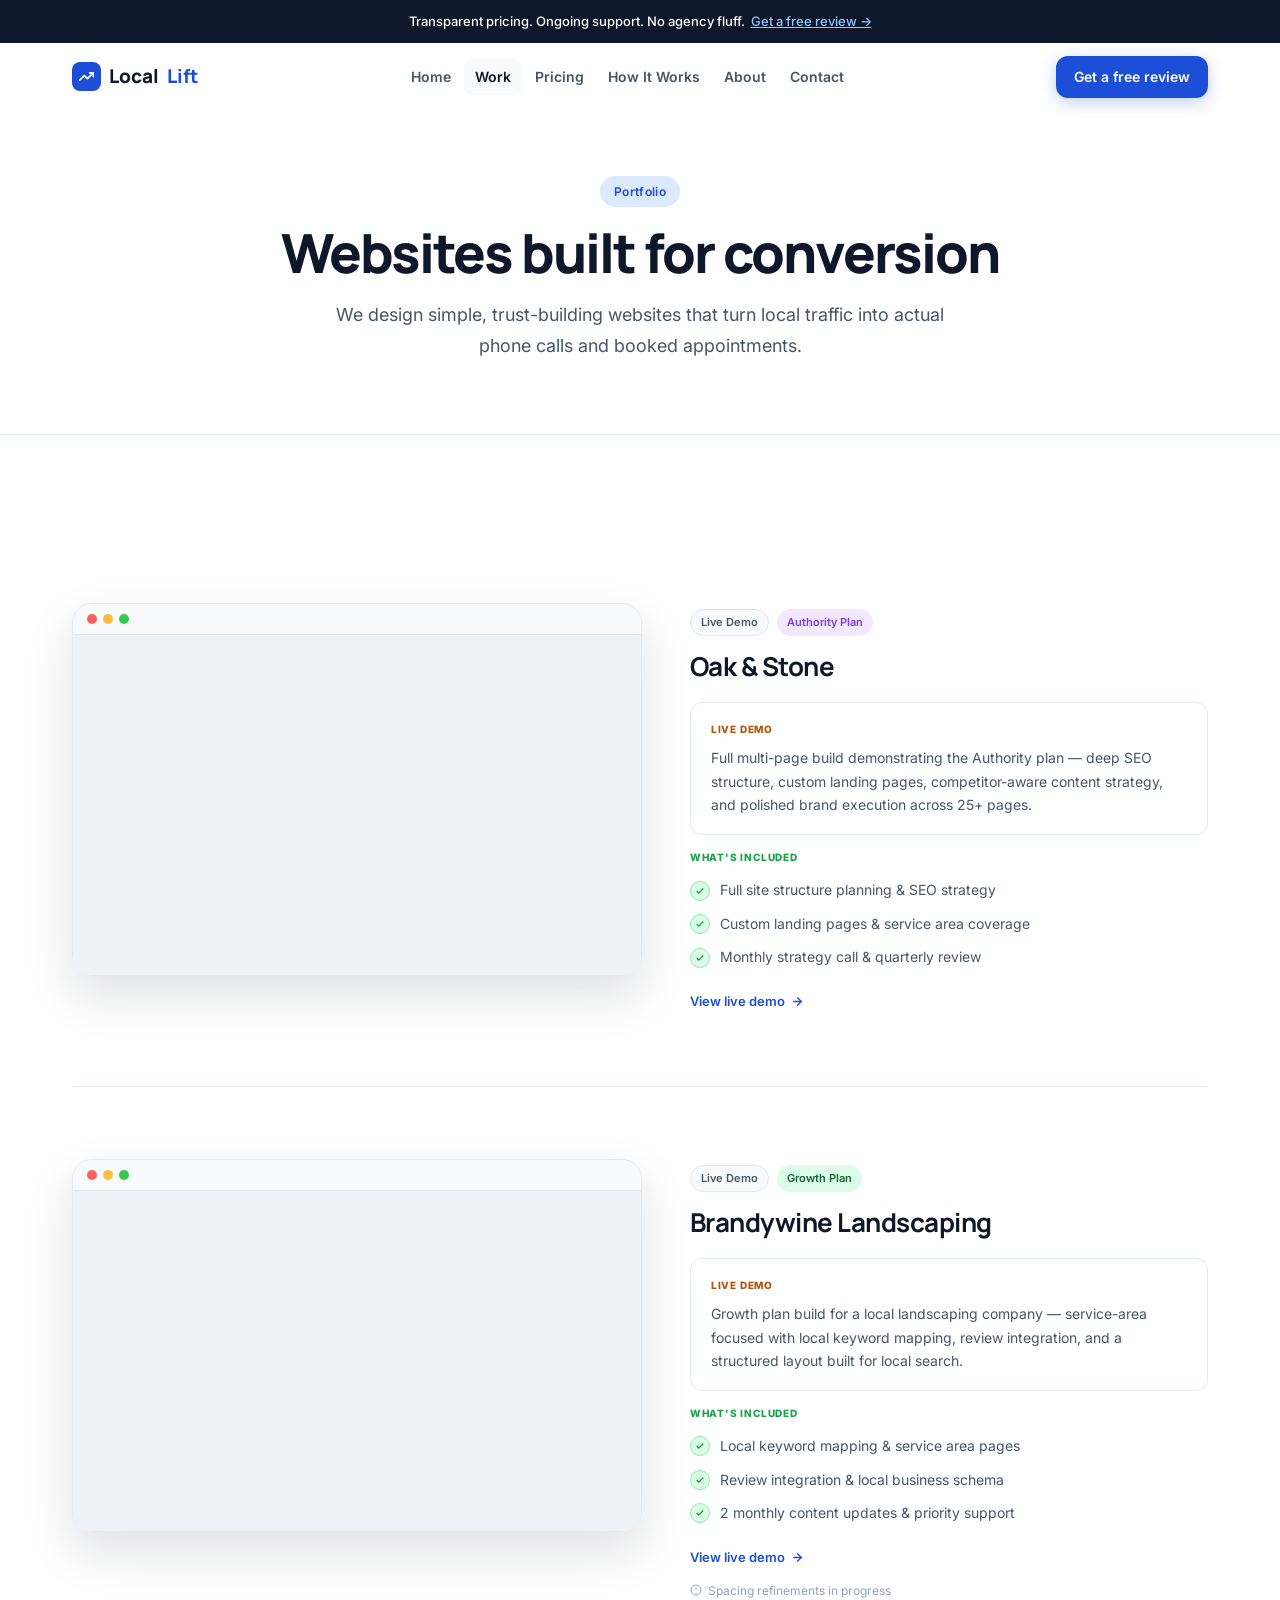
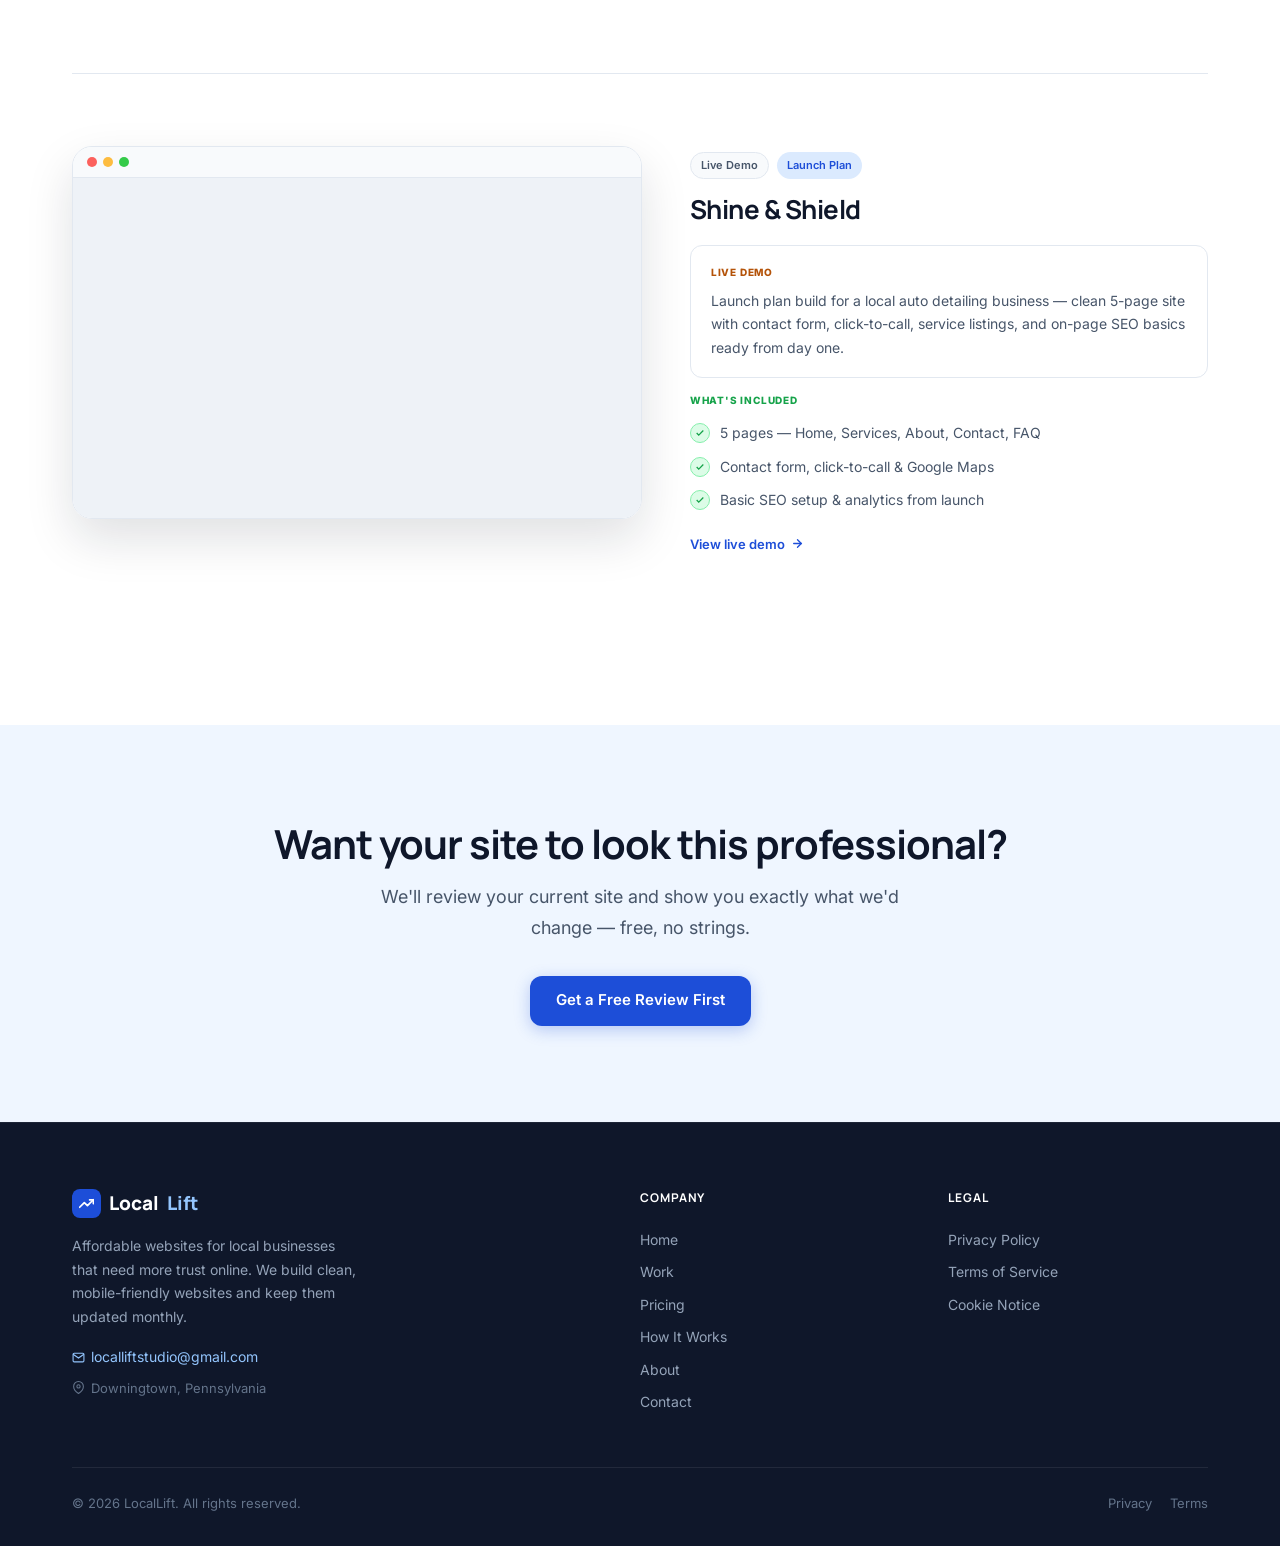
<file: work.html>
<!DOCTYPE html>
<html lang="en">
<head>
<meta charset="UTF-8"/>
<meta name="viewport" content="width=device-width,initial-scale=1.0"/>
<title>Work — LocalLift</title>
<meta name="description" content="Websites LocalLift has built for local businesses. Live demos and concept builds."/>
<link rel="preconnect" href="https://fonts.googleapis.com"/>
<link rel="preconnect" href="https://fonts.gstatic.com" crossorigin/>
<link href="https://fonts.googleapis.com/css2?family=Manrope:wght@400;600;700;800&family=Inter:wght@400;500;600;700&display=swap" rel="stylesheet"/>
<link rel="stylesheet" href="styles.css"/>
</head>
<body>

<!-- ════ PAGE HERO ════ -->
<section class="page-hero" style="text-align:center">
  <div class="wrap">
    <span class="badge reveal" style="margin-bottom:14px">Portfolio</span>
    <h1 class="reveal">Websites built for conversion</h1>
    <p class="reveal" style="margin:0 auto">We design simple, trust-building websites that turn local traffic into actual phone calls and booked appointments.</p>
  </div>
</section>

<!-- ════ PROJECT ROWS ════ -->
<section style="background:var(--white)">
  <div class="wrap">
    <div class="project-rows">

      <!-- ── Oak & Stone — Authority ── -->
      <div class="project-row reveal">
        <div class="proj-browser">
          <div class="proj-dots-bar"><div class="dot dot-r"></div><div class="dot dot-y"></div><div class="dot dot-g"></div></div>
          <div class="proj-iframe-wrap">
            <iframe src="https://oak-and-stone.vercel.app/" loading="lazy" title="Oak and Stone" scrolling="no"></iframe>
            <a class="proj-overlay" href="https://oak-and-stone.vercel.app/" target="_blank" rel="noopener" aria-label="View Oak and Stone live"></a>
          </div>
        </div>
        <div class="proj-details">
          <div class="proj-badges">
            <span class="badge-gray">Live Demo</span>
            <span class="badge-purple">Authority Plan</span>
          </div>
          <h3>Oak &amp; Stone</h3>
          <div class="old-problem">
            <div class="old-problem-lbl">Live Demo</div>
            <p>Full multi-page build demonstrating the Authority plan — deep SEO structure, custom landing pages, competitor-aware content strategy, and polished brand execution across 25+ pages.</p>
          </div>
          <div class="improved-lbl">What's included</div>
          <div class="improved-list">
            <div class="imp-item"><div class="chk-circle"><svg width="10" height="10" viewBox="0 0 24 24" fill="none" stroke="currentColor" stroke-width="3"><polyline points="20 6 9 17 4 12"/></svg></div>Full site structure planning &amp; SEO strategy</div>
            <div class="imp-item"><div class="chk-circle"><svg width="10" height="10" viewBox="0 0 24 24" fill="none" stroke="currentColor" stroke-width="3"><polyline points="20 6 9 17 4 12"/></svg></div>Custom landing pages &amp; service area coverage</div>
            <div class="imp-item"><div class="chk-circle"><svg width="10" height="10" viewBox="0 0 24 24" fill="none" stroke="currentColor" stroke-width="3"><polyline points="20 6 9 17 4 12"/></svg></div>Monthly strategy call &amp; quarterly review</div>
          </div>
          <a class="proj-link" href="https://oak-and-stone.vercel.app/" target="_blank" rel="noopener">View live demo <svg width="13" height="13" viewBox="0 0 24 24" fill="none" stroke="currentColor" stroke-width="2.5" stroke-linecap="round"><line x1="5" y1="12" x2="19" y2="12"/><polyline points="12 5 19 12 12 19"/></svg></a>
        </div>
      </div>

      <!-- ── Brandywine Landscaping — Growth ── -->
      <div class="project-row reveal">
        <div class="proj-browser">
          <div class="proj-dots-bar"><div class="dot dot-r"></div><div class="dot dot-y"></div><div class="dot dot-g"></div></div>
          <div class="proj-iframe-wrap">
            <iframe src="https://brandywine-landscaping.vercel.app/" loading="lazy" title="Brandywine Landscaping" scrolling="no"></iframe>
            <a class="proj-overlay" href="https://brandywine-landscaping.vercel.app/" target="_blank" rel="noopener" aria-label="View Brandywine Landscaping live"></a>
          </div>
        </div>
        <div class="proj-details">
          <div class="proj-badges">
            <span class="badge-gray">Live Demo</span>
            <span class="badge-green">Growth Plan</span>
          </div>
          <h3>Brandywine Landscaping</h3>
          <div class="old-problem">
            <div class="old-problem-lbl">Live Demo</div>
            <p>Growth plan build for a local landscaping company — service-area focused with local keyword mapping, review integration, and a structured layout built for local search.</p>
          </div>
          <div class="improved-lbl">What's included</div>
          <div class="improved-list">
            <div class="imp-item"><div class="chk-circle"><svg width="10" height="10" viewBox="0 0 24 24" fill="none" stroke="currentColor" stroke-width="3"><polyline points="20 6 9 17 4 12"/></svg></div>Local keyword mapping &amp; service area pages</div>
            <div class="imp-item"><div class="chk-circle"><svg width="10" height="10" viewBox="0 0 24 24" fill="none" stroke="currentColor" stroke-width="3"><polyline points="20 6 9 17 4 12"/></svg></div>Review integration &amp; local business schema</div>
            <div class="imp-item"><div class="chk-circle"><svg width="10" height="10" viewBox="0 0 24 24" fill="none" stroke="currentColor" stroke-width="3"><polyline points="20 6 9 17 4 12"/></svg></div>2 monthly content updates &amp; priority support</div>
          </div>
          <a class="proj-link" href="https://brandywine-landscaping.vercel.app/" target="_blank" rel="noopener">View live demo <svg width="13" height="13" viewBox="0 0 24 24" fill="none" stroke="currentColor" stroke-width="2.5" stroke-linecap="round"><line x1="5" y1="12" x2="19" y2="12"/><polyline points="12 5 19 12 12 19"/></svg></a>
          <div style="display:flex;align-items:center;gap:6px;margin-top:10px;font-size:12px;color:var(--muted)">
            <svg width="12" height="12" viewBox="0 0 24 24" fill="none" stroke="currentColor" stroke-width="2"><circle cx="12" cy="12" r="10"/><line x1="12" y1="8" x2="12" y2="12"/><line x1="12" y1="16" x2="12.01" y2="16"/></svg>
            Spacing refinements in progress
          </div>
        </div>
      </div>

      <!-- ── Shine & Shield — Launch ── -->
      <div class="project-row reveal">
        <div class="proj-browser">
          <div class="proj-dots-bar"><div class="dot dot-r"></div><div class="dot dot-y"></div><div class="dot dot-g"></div></div>
          <div class="proj-iframe-wrap">
            <iframe src="https://demo-shine-and-shield-qv77i9uah-kunjtailors-projects.vercel.app/contact" loading="lazy" title="Shine and Shield" scrolling="no"></iframe>
            <a class="proj-overlay" href="https://demo-shine-and-shield-qv77i9uah-kunjtailors-projects.vercel.app/contact" target="_blank" rel="noopener" aria-label="View Shine and Shield live"></a>
          </div>
        </div>
        <div class="proj-details">
          <div class="proj-badges">
            <span class="badge-gray">Live Demo</span>
            <span class="badge-blue">Launch Plan</span>
          </div>
          <h3>Shine &amp; Shield</h3>
          <div class="old-problem">
            <div class="old-problem-lbl">Live Demo</div>
            <p>Launch plan build for a local auto detailing business — clean 5-page site with contact form, click-to-call, service listings, and on-page SEO basics ready from day one.</p>
          </div>
          <div class="improved-lbl">What's included</div>
          <div class="improved-list">
            <div class="imp-item"><div class="chk-circle"><svg width="10" height="10" viewBox="0 0 24 24" fill="none" stroke="currentColor" stroke-width="3"><polyline points="20 6 9 17 4 12"/></svg></div>5 pages — Home, Services, About, Contact, FAQ</div>
            <div class="imp-item"><div class="chk-circle"><svg width="10" height="10" viewBox="0 0 24 24" fill="none" stroke="currentColor" stroke-width="3"><polyline points="20 6 9 17 4 12"/></svg></div>Contact form, click-to-call &amp; Google Maps</div>
            <div class="imp-item"><div class="chk-circle"><svg width="10" height="10" viewBox="0 0 24 24" fill="none" stroke="currentColor" stroke-width="3"><polyline points="20 6 9 17 4 12"/></svg></div>Basic SEO setup &amp; analytics from launch</div>
          </div>
          <a class="proj-link" href="https://demo-shine-and-shield-qv77i9uah-kunjtailors-projects.vercel.app/contact" target="_blank" rel="noopener">View live demo <svg width="13" height="13" viewBox="0 0 24 24" fill="none" stroke="currentColor" stroke-width="2.5" stroke-linecap="round"><line x1="5" y1="12" x2="19" y2="12"/><polyline points="12 5 19 12 12 19"/></svg></a>
        </div>
      </div>

    </div>
  </div>
</section>

<!-- ════ CTA ════ -->
<div class="cta-light">
  <div class="wrap reveal" style="text-align:center">
    <h2>Want your site to look this professional?</h2>
    <p style="margin:0 auto 32px">We'll review your current site and show you exactly what we'd change — free, no strings.</p>
    <a href="free-review.html" class="btn btn-primary">Get a Free Review First</a>
  </div>
</div>

<script src="shared.js"></script>
</body>
</html>
</file>
<file: styles.css>
/* ═══════════════════════════════════════════
   LocalLift — Shared Design System
═══════════════════════════════════════════ */
:root {
  --navy:       #0F172A;
  --blue:       #1D4ED8;
  --blue-h:     #1E40AF;
  --soft-blue:  #EFF6FF;
  --badge-blue: #DBEAFE;
  --cloud:      #F8FAFC;
  --white:      #FFFFFF;
  --slate:      #475569;
  --muted:      #94A3B8;
  --border:     #E2E8F0;
  --success:    #16A34A;
  --shadow-sm:  0 1px 3px rgba(15,23,42,.06);
  --shadow-md:  0 4px 16px rgba(15,23,42,.08);
  --shadow-lg:  0 12px 32px rgba(15,23,42,.10);
  --shadow-xl:  0 20px 48px rgba(15,23,42,.13);
  --r-btn:  12px;
  --r-card: 16px;
  --r-img:  20px;
  --max:    1200px;
}
*, *::before, *::after { box-sizing: border-box; margin: 0; padding: 0; }
html { scroll-behavior: smooth; }
body {
  font-family: 'Inter', sans-serif;
  font-size: 16px; line-height: 1.75;
  color: var(--slate); background: var(--cloud);
  -webkit-font-smoothing: antialiased;
}
img { display: block; max-width: 100%; }
a  { color: var(--blue); text-decoration: none; }
ul { list-style: none; }

/* ─── TYPE ─── */
h1,h2,h3,h4 { font-family: 'Manrope', sans-serif; color: var(--navy); line-height: 1.15; }
h1 { font-size: clamp(34px, 5vw, 54px); font-weight: 800; letter-spacing: -2px; }
h2 { font-size: clamp(26px, 4vw, 40px); font-weight: 700; letter-spacing: -1px; }
h3 { font-size: clamp(20px, 3vw, 26px); font-weight: 700; letter-spacing: -.5px; }
h4 { font-size: 18px; font-weight: 700; }
p  { max-width: 64ch; }

/* ─── LAYOUT ─── */
.wrap { max-width: var(--max); margin: 0 auto; padding: 0 32px; }
section { padding: 96px 0; }

/* ─── BADGE / PILL ─── */
.badge {
  display: inline-flex; align-items: center; gap: 6px;
  background: var(--badge-blue); color: var(--blue);
  font-size: 12px; font-weight: 600; font-family: 'Inter', sans-serif;
  padding: 5px 14px; border-radius: 999px; letter-spacing: .3px;
}
.badge-gray   { display: inline-flex; align-items: center; font-size: 11px; font-weight: 600; color: var(--slate);   background: var(--cloud);    border: 1px solid var(--border); padding: 3px 10px; border-radius: 999px; font-family: 'Inter', sans-serif; }
.badge-blue   { display: inline-flex; align-items: center; font-size: 11px; font-weight: 600; color: var(--blue);    background: var(--badge-blue); padding: 3px 10px; border-radius: 999px; font-family: 'Inter', sans-serif; }
.badge-purple { display: inline-flex; align-items: center; font-size: 11px; font-weight: 600; color: #7c3aed; background: #f3e8ff; padding: 3px 10px; border-radius: 999px; font-family: 'Inter', sans-serif; }
.badge-green  { display: inline-flex; align-items: center; font-size: 11px; font-weight: 600; color: #166534; background: #dcfce7; padding: 3px 10px; border-radius: 999px; font-family: 'Inter', sans-serif; }

/* ─── BUTTONS ─── */
.btn {
  display: inline-flex; align-items: center; gap: 8px;
  font-family: 'Inter', sans-serif; font-size: 15px; font-weight: 600;
  height: 50px; padding: 0 26px; border-radius: var(--r-btn);
  border: none; cursor: pointer; text-decoration: none; white-space: nowrap;
  transition: background 160ms ease, transform 160ms ease, box-shadow 160ms ease, color 160ms ease;
}
.btn-primary   { background: var(--blue);  color: #fff; box-shadow: 0 4px 16px rgba(29,78,216,.28); }
.btn-primary:hover { background: var(--blue-h); color: #fff; transform: translateY(-1px); box-shadow: 0 8px 28px rgba(29,78,216,.36); }
.btn-secondary { background: var(--white); color: var(--navy); border: 1px solid var(--border); box-shadow: var(--shadow-sm); }
.btn-secondary:hover { background: var(--cloud); color: var(--navy); box-shadow: var(--shadow-md); }
.btn-ghost  { background: transparent; color: white; border: 1px solid rgba(255,255,255,.25); }
.btn-ghost:hover { background: rgba(255,255,255,.08); color: white; }
.btn-white  { background: white; color: var(--navy); box-shadow: var(--shadow-sm); }
.btn-white:hover { background: #f1f5f9; color: var(--navy); transform: translateY(-1px); box-shadow: var(--shadow-lg); }

/* ─── SECTION HEADER ─── */
.sec-head { margin-bottom: 56px; }
.sec-head .badge { margin-bottom: 14px; }
.sec-head h2 { margin-bottom: 14px; }
.sec-head p  { font-size: 18px; color: var(--slate); }
.sec-head.center { text-align: center; }
.sec-head.center p { margin: 0 auto; }

/* ─── ANNOUNCE BAR ─── */
#announce {
  background: var(--navy); color: #fff;
  text-align: center; padding: 10px 16px;
  font-size: 13px; font-weight: 500; font-family: 'Inter', sans-serif;
}
#announce a { color: #93c5fd; text-decoration: underline; }
#announce a:hover { color: #bfdbfe; }

/* ─── HEADER ─── */
#hdr {
  position: sticky; top: 0; z-index: 100;
  background: rgba(255,255,255,.96); backdrop-filter: blur(14px);
  border-bottom: 1px solid transparent;
  transition: border-color 240ms, box-shadow 240ms;
}
#hdr.scrolled { border-bottom-color: var(--border); box-shadow: 0 4px 20px rgba(15,23,42,.05); }
.nav { display: flex; align-items: center; justify-content: space-between; height: 68px; gap: 20px; }
.logo { font-family: 'Manrope', sans-serif; font-size: 19px; font-weight: 800; color: var(--navy); text-decoration: none; display: flex; align-items: center; gap: 8px; flex-shrink: 0; }
.logo-mark { width: 29px; height: 29px; background: var(--blue); border-radius: 8px; display: flex; align-items: center; justify-content: center; }
.logo-mark svg { color: #fff; }
.logo span { color: var(--blue); }
.nav-links { display: flex; align-items: center; gap: 2px; }
.nav-links a { font-size: 14px; font-weight: 600; color: var(--slate); padding: 6px 11px; border-radius: 8px; transition: color 150ms, background 150ms; text-decoration: none; }
.nav-links a:hover, .nav-links a.active { color: var(--navy); background: var(--cloud); }
.nav-right { display: flex; align-items: center; gap: 10px; flex-shrink: 0; }
.hamburger { display: none; background: none; border: none; cursor: pointer; padding: 4px; }
.mobile-menu { display: none; position: fixed; inset: 0; z-index: 200; background: var(--white); padding: 24px 28px; flex-direction: column; gap: 4px; }
.mobile-menu.open { display: flex; }
.mobile-menu a { font-size: 16px; font-weight: 600; color: var(--navy); padding: 13px 0; border-bottom: 1px solid var(--border); text-decoration: none; }
.mobile-menu-close { align-self: flex-end; background: none; border: none; cursor: pointer; margin-bottom: 12px; }

/* ─── FOOTER ─── */
#ftr { background: var(--navy); padding: 64px 0 32px; border-top: 1px solid rgba(255,255,255,.06); }
.ftr-grid { display: grid; grid-template-columns: 2fr 1fr 1fr; gap: 48px; margin-bottom: 48px; }
.ftr-brand .logo { color: white; margin-bottom: 14px; }
.ftr-brand .logo span { color: #93c5fd; }
.ftr-brand p { font-size: 14px; color: var(--muted); line-height: 1.7; max-width: 32ch; }
.ftr-brand .ftr-contact { margin-top: 16px; display: flex; flex-direction: column; gap: 7px; }
.ftr-brand .ftr-contact a { font-size: 14px; color: #93c5fd; display: flex; align-items: center; gap: 6px; text-decoration: none; }
.ftr-brand .ftr-contact a:hover { color: #bfdbfe; }
.ftr-col h5 { font-family: 'Manrope', sans-serif; font-size: 12px; font-weight: 700; color: #fff; text-transform: uppercase; letter-spacing: .9px; margin-bottom: 16px; }
.ftr-col a { display: block; font-size: 14px; color: var(--muted); padding: 4px 0; transition: color 150ms; text-decoration: none; }
.ftr-col a:hover { color: #fff; }
.ftr-bottom { border-top: 1px solid rgba(255,255,255,.08); padding-top: 24px; display: flex; align-items: center; justify-content: space-between; flex-wrap: wrap; gap: 12px; }
.ftr-bottom p { font-size: 13px; color: #64748b; }
.ftr-legal { display: flex; gap: 18px; }
.ftr-legal a { font-size: 13px; color: #64748b; text-decoration: none; }
.ftr-legal a:hover { color: var(--muted); }

/* ─── HERO (CENTERED) ─── */
.hero-c { background: var(--white); padding: 80px 0 0; text-align: center; position: relative; overflow: hidden; }
.hero-c h1 { margin: 0 auto 20px; max-width: 800px; }
.hero-c .hsub { font-size: 18px; color: var(--slate); line-height: 1.75; margin: 0 auto 32px; max-width: 56ch; }
.hero-cta-row { display: flex; align-items: center; justify-content: center; gap: 12px; flex-wrap: wrap; }
.hero-trust-row { display: flex; align-items: center; justify-content: center; gap: 28px; flex-wrap: wrap; margin-top: 28px; padding-bottom: 48px; }
.htrust { display: flex; align-items: center; gap: 7px; font-size: 14px; font-weight: 500; color: var(--slate); }
.htrust svg { color: var(--blue); flex-shrink: 0; }

/* Hero browser + phone mockup */
.hero-mockup { position: relative; max-width: 860px; margin: 0 auto; padding-bottom: 40px; }
.hero-desktop-frame { border-radius: var(--r-img); overflow: hidden; border: 1px solid var(--border); box-shadow: var(--shadow-xl); }
.hero-desktop-bar { background: var(--cloud); border-bottom: 1px solid var(--border); padding: 10px 14px; display: flex; gap: 6px; align-items: center; }
.hero-iframe-wrap { height: 380px; overflow: hidden; position: relative; background: #eef2f7; }
.hero-iframe-wrap iframe { width: 1280px; height: 900px; transform: scale(.645); transform-origin: top left; pointer-events: none; border: none; position: absolute; top: 0; left: 0; }
.hero-phone { position: absolute; right: -16px; bottom: 0; width: 128px; background: var(--navy); border-radius: 22px; padding: 9px 5px; box-shadow: var(--shadow-xl); border: 5px solid var(--navy); }
.hero-phone-screen { border-radius: 14px; overflow: hidden; height: 218px; background: #eef2f7; position: relative; }
.hero-phone-screen iframe { width: 390px; height: 700px; transform: scale(.328); transform-origin: top left; pointer-events: none; border: none; position: absolute; top: 0; left: 0; }
.hero-phone-notch { width: 40px; height: 5px; background: var(--navy); border-radius: 3px; margin: 0 auto 6px; }

/* ─── TRUST STRIP (4-col stacked) ─── */
.trust-strip-4 { background: var(--white); border-top: 1px solid var(--border); border-bottom: 1px solid var(--border); }
.trust-4-inner { display: grid; grid-template-columns: repeat(4,1fr); }
.trust-4-item { padding: 24px 32px; }
.trust-4-item:not(:last-child) { border-right: 1px solid var(--border); }
.t4-title { font-size: 15px; font-weight: 700; color: var(--navy); margin-bottom: 3px; font-family: 'Manrope', sans-serif; }
.t4-sub   { font-size: 13px; color: var(--slate); }

/* ─── PROBLEM CARDS ─── */
.prob-grid { display: grid; grid-template-columns: repeat(3,1fr); gap: 24px; }
.prob-card { background: var(--white); border: 1px solid var(--border); border-radius: var(--r-card); padding: 32px 28px; box-shadow: var(--shadow-sm); transition: transform 200ms, box-shadow 200ms; }
.prob-card:hover { transform: translateY(-3px); box-shadow: var(--shadow-md); }
.prob-icon { margin-bottom: 18px; color: var(--blue); }
.prob-card h4 { font-size: 18px; margin-bottom: 10px; }
.prob-card p  { font-size: 15px; line-height: 1.65; color: var(--slate); }

/* ─── PORTFOLIO CARD (concept build) ─── */
.port-grid-3 { display: grid; grid-template-columns: repeat(3,1fr); gap: 24px; }
.port-card { background: var(--white); border: 1px solid var(--border); border-radius: var(--r-card); overflow: hidden; box-shadow: var(--shadow-md); transition: transform 200ms, box-shadow 200ms; cursor: pointer; }
.port-card:hover { transform: translateY(-4px); box-shadow: var(--shadow-xl); }
.port-dots { background: var(--cloud); padding: 10px 14px; display: flex; gap: 6px; border-bottom: 1px solid var(--border); }
.dot { width: 10px; height: 10px; border-radius: 50%; flex-shrink: 0; }
.dot-r { background: #fc615d; } .dot-y { background: #fdbc40; } .dot-g { background: #34ca49; }
/* iframe preview in port card */
.port-preview { height: 200px; overflow: hidden; position: relative; background: #eef2f7; }
.port-preview iframe { width: 1280px; height: 640px; transform: scale(.273); transform-origin: top left; pointer-events: none; border: none; position: absolute; top: 0; left: 0; }
/* image preview fallback */
.port-preview img { width: 100%; height: 100%; object-fit: cover; object-position: top; display: block; }
.port-overlay { position: absolute; inset: 0; z-index: 2; }
.port-info { padding: 20px; }
.port-badges { display: flex; gap: 8px; flex-wrap: wrap; margin-bottom: 10px; }
.port-info h4 { font-size: 17px; margin-bottom: 6px; }
.port-info p  { font-size: 14px; color: var(--slate); line-height: 1.6; }

/* ─── DARK SECTION (How It Works on homepage) ─── */
.section-dark { background: var(--navy); }
.section-dark .sec-head h2 { color: white; }
.section-dark .sec-head p  { color: rgba(255,255,255,.55); }
.section-dark .badge { background: rgba(255,255,255,.12); color: rgba(255,255,255,.85); }
.section-dark .steps::before { background: rgba(255,255,255,.15); }
.section-dark .step-num { border-color: rgba(255,255,255,.25); color: white; background: rgba(255,255,255,.07); }
.section-dark .step h4 { color: white; }
.section-dark .step p  { color: rgba(255,255,255,.5); }

/* ─── STEPS ─── */
.steps { display: grid; grid-template-columns: repeat(4,1fr); position: relative; }
.steps::before { content:''; position: absolute; top: 25px; left: 8%; right: 8%; height: 2px; background: var(--border); z-index: 0; }
.step { display: flex; flex-direction: column; align-items: center; text-align: center; gap: 16px; padding: 0 14px; position: relative; z-index: 1; }
.step-num { width: 50px; height: 50px; border-radius: 50%; background: var(--white); border: 2px solid var(--blue); display: flex; align-items: center; justify-content: center; font-family: 'Manrope', sans-serif; font-size: 18px; font-weight: 800; color: var(--blue); }
.step h4 { font-size: 16px; }
.step p { font-size: 14px; line-height: 1.6; color: var(--slate); }

/* ─── PRICING ─── */
.pricing-grid { display: grid; grid-template-columns: repeat(3,1fr); gap: 24px; }
.p-card { background: var(--white); border: 1px solid var(--border); border-radius: var(--r-card); padding: 36px 30px; box-shadow: var(--shadow-md); transition: transform 200ms, box-shadow 200ms; position: relative; }
.p-card:hover { transform: translateY(-4px); box-shadow: var(--shadow-xl); }
.p-card.feat { border: 2px solid var(--blue); }
.pop-badge { position: absolute; top: -13px; left: 50%; transform: translateX(-50%); background: var(--blue); color: white; font-size: 11px; font-weight: 700; padding: 4px 16px; border-radius: 999px; white-space: nowrap; font-family: 'Inter', sans-serif; letter-spacing: .5px; }
.p-name { font-size: 18px; font-weight: 700; color: var(--navy); margin-bottom: 16px; font-family: 'Manrope', sans-serif; }
.p-setup { font-family: 'Manrope', sans-serif; font-size: 32px; font-weight: 800; color: var(--navy); line-height: 1; margin-bottom: 4px; }
.p-setup span { font-size: 20px; vertical-align: top; margin-top: 4px; display: inline-block; }
.p-monthly { font-size: 20px; font-weight: 700; color: var(--blue); margin-bottom: 16px; }
.p-monthly em { font-size: 14px; font-weight: 400; color: var(--slate); font-style: normal; }
.p-who { font-size: 14px; color: var(--slate); padding: 16px 0; border-top: 1px solid var(--border); border-bottom: 1px solid var(--border); margin: 0 0 20px; }
.checklist { display: flex; flex-direction: column; gap: 10px; margin-bottom: 0; }
.check-item { display: flex; align-items: flex-start; gap: 10px; font-size: 14px; color: var(--slate); }
.check-item svg { color: var(--success); flex-shrink: 0; margin-top: 2px; }
.p-card .btn { width: 100%; justify-content: center; margin-top: 24px; }

/* ─── GUARANTEE (centered card) ─── */
.guarantee-centered { background: var(--white); border: 1px solid var(--border); border-radius: var(--r-card); padding: 52px 40px; text-align: center; max-width: 680px; margin: 48px auto 0; box-shadow: var(--shadow-sm); }
.g-icon { width: 56px; height: 56px; border-radius: 50%; background: var(--soft-blue); display: flex; align-items: center; justify-content: center; margin: 0 auto 20px; }
.g-icon svg { color: var(--blue); }
.guarantee-centered h3 { font-size: 24px; margin-bottom: 14px; }
.guarantee-centered p  { font-size: 15px; line-height: 1.75; color: var(--slate); max-width: 52ch; margin: 0 auto; }
.g-sig { font-size: 11px; font-weight: 700; color: var(--muted); text-transform: uppercase; letter-spacing: 1.2px; margin-top: 20px; }

/* ─── FAQ ─── */
.faq-list { max-width: 760px; margin: 0 auto; display: flex; flex-direction: column; gap: 4px; }
.faq-item { border: 1px solid var(--border); border-radius: var(--r-card); background: var(--white); overflow: hidden; }
.faq-btn { width: 100%; display: flex; align-items: center; justify-content: space-between; padding: 20px 24px; background: none; border: none; cursor: pointer; font-family: 'Inter', sans-serif; font-size: 16px; font-weight: 600; color: var(--navy); text-align: left; gap: 14px; transition: background 150ms; }
.faq-btn:hover { background: var(--cloud); }
.faq-icon { flex-shrink: 0; width: 24px; height: 24px; border-radius: 50%; background: var(--soft-blue); display: flex; align-items: center; justify-content: center; transition: transform 200ms; }
.faq-item.open .faq-icon { transform: rotate(45deg); }
.faq-body { max-height: 0; overflow: hidden; transition: max-height 220ms ease; }
.faq-item.open .faq-body { max-height: 300px; }
.faq-body p { padding: 0 24px 20px; font-size: 15px; color: var(--slate); line-height: 1.7; }

/* ─── CTA DARK (navy) — used on about, how-it-works ─── */
.cta-band { background: var(--navy); padding: 96px 0; text-align: center; }
.cta-band h2 { color: white; margin-bottom: 14px; }
.cta-band p  { color: var(--muted); font-size: 18px; margin: 0 auto 36px; max-width: 52ch; }
.cta-btns { display: flex; align-items: center; justify-content: center; gap: 12px; flex-wrap: wrap; }
.btn-white { background: white; color: var(--navy); box-shadow: var(--shadow-sm); }
.btn-white:hover { background: #f1f5f9; color: var(--navy); transform: translateY(-1px); box-shadow: var(--shadow-lg); }
.btn-ghost { background: transparent; color: white; border: 1px solid rgba(255,255,255,.25); }
.btn-ghost:hover { background: rgba(255,255,255,.08); color: white; }

/* ─── CTA LIGHT (soft blue) ─── */
.cta-light { background: var(--soft-blue); padding: 96px 0; text-align: center; }
.cta-light h2 { color: var(--navy); margin-bottom: 14px; }
.cta-light p  { color: var(--slate); font-size: 18px; margin: 0 auto 32px; max-width: 52ch; }
.cta-note-row { display: flex; align-items: center; justify-content: center; gap: 7px; margin-top: 14px; font-size: 13px; color: var(--muted); }

/* ─── INFO PILL ─── */
.info-pill { display: inline-flex; align-items: center; gap: 8px; background: var(--white); border: 1px solid var(--border); border-radius: 999px; padding: 8px 16px; font-size: 13px; color: var(--slate); margin-top: 20px; }
.info-pill svg { color: var(--muted); flex-shrink: 0; }

/* ─── PAGE HERO ─── */
.page-hero { background: var(--white); padding: 64px 0 72px; border-bottom: 1px solid var(--border); }
.page-hero .badge { margin-bottom: 14px; }
.page-hero h1 { margin-bottom: 16px; }
.page-hero p { font-size: 18px; color: var(--slate); max-width: 60ch; }

/* ─── WORK PAGE — PROJECT ROWS ─── */
.project-rows { display: flex; flex-direction: column; gap: 0; }
.project-row { display: grid; grid-template-columns: 1.1fr 1fr; gap: 48px; align-items: start; padding: 72px 0; border-bottom: 1px solid var(--border); }
.project-row:last-child { border-bottom: none; }
.proj-browser { border-radius: var(--r-img); overflow: hidden; border: 1px solid var(--border); box-shadow: var(--shadow-xl); }
.proj-dots-bar { background: var(--cloud); padding: 10px 14px; display: flex; gap: 6px; border-bottom: 1px solid var(--border); }
.proj-img-wrap { height: 340px; overflow: hidden; }
.proj-img-wrap img { width: 100%; height: 100%; object-fit: cover; object-position: top; display: block; }
.proj-iframe-wrap { height: 340px; overflow: hidden; position: relative; background: #eef2f7; }
.proj-iframe-wrap iframe { width: 1280px; height: 900px; transform: scale(.43); transform-origin: top left; pointer-events: none; border: none; position: absolute; top: 0; left: 0; }
.proj-overlay { position: absolute; inset: 0; z-index: 2; }
.proj-details { padding-top: 6px; }
.proj-badges { display: flex; gap: 8px; flex-wrap: wrap; margin-bottom: 16px; }
.proj-details h3 { font-size: 26px; margin-bottom: 20px; }
.old-problem { border: 1px solid var(--border); border-radius: 12px; padding: 18px 20px; margin-bottom: 14px; }
.old-problem-lbl { font-size: 10px; font-weight: 800; color: #b45309; text-transform: uppercase; letter-spacing: .8px; margin-bottom: 8px; font-family: 'Inter', sans-serif; }
.old-problem p { font-size: 14px; line-height: 1.65; color: var(--slate); }
.improved-lbl { font-size: 10px; font-weight: 800; color: var(--success); text-transform: uppercase; letter-spacing: .8px; margin-bottom: 12px; font-family: 'Inter', sans-serif; }
.improved-list { display: flex; flex-direction: column; gap: 9px; }
.imp-item { display: flex; align-items: center; gap: 10px; font-size: 14px; color: var(--slate); }
.chk-circle { width: 20px; height: 20px; border-radius: 50%; background: #dcfce7; border: 1.5px solid #86efac; display: flex; align-items: center; justify-content: center; flex-shrink: 0; }
.chk-circle svg { color: var(--success); }
.proj-link { display: inline-flex; align-items: center; gap: 6px; font-size: 13px; font-weight: 600; color: var(--blue); margin-top: 20px; text-decoration: none; transition: gap 160ms; }
.proj-link:hover { gap: 10px; color: var(--blue-h); }

/* ─── PRICING PAGE — TERMS GRID ─── */
.terms-grid { display: grid; grid-template-columns: 1fr 1fr; gap: 24px; margin-top: 56px; }
.term-card { background: var(--white); border: 1px solid var(--border); border-radius: var(--r-card); padding: 28px; box-shadow: var(--shadow-sm); }
.term-card h4 { font-size: 16px; margin-bottom: 10px; }
.term-card p { font-size: 14px; color: var(--slate); line-height: 1.7; }
.term-card strong { color: var(--navy); }

/* ─── HOW IT WORKS PAGE — PROCESS ─── */
.process-list { display: flex; flex-direction: column; gap: 0; max-width: 820px; }
.proc-item { display: grid; grid-template-columns: 80px 1fr; gap: 32px; padding: 40px 0; border-bottom: 1px solid var(--border); align-items: flex-start; }
.proc-item:last-child { border-bottom: none; }
.proc-left { display: flex; flex-direction: column; align-items: center; gap: 6px; padding-top: 4px; }
.proc-num { width: 52px; height: 52px; border-radius: 50%; background: var(--soft-blue); border: 2px solid var(--blue); display: flex; align-items: center; justify-content: center; font-family: 'Manrope', sans-serif; font-size: 20px; font-weight: 800; color: var(--blue); }
.proc-week { font-size: 11px; font-weight: 700; color: var(--blue); text-transform: uppercase; letter-spacing: .5px; text-align: center; }
.proc-right h3 { font-size: 22px; margin-bottom: 10px; }
.proc-right p  { font-size: 16px; color: var(--slate); line-height: 1.75; }

/* ─── CONTACT ─── */
.contact-grid { display: grid; grid-template-columns: 1fr 380px; gap: 40px; align-items: flex-start; }
.form-card { background: var(--white); border: 1px solid var(--border); border-radius: var(--r-card); padding: 36px; box-shadow: var(--shadow-md); }
.form-card h3 { font-size: 20px; margin-bottom: 24px; }
.field-group { display: flex; flex-direction: column; gap: 6px; margin-bottom: 18px; }
.field-group label { font-size: 14px; font-weight: 600; color: var(--navy); }
.field-group input, .field-group select, .field-group textarea { font-family: 'Inter', sans-serif; font-size: 15px; color: var(--navy); background: var(--white); border: 1px solid var(--border); border-radius: var(--r-btn); padding: 12px 16px; width: 100%; outline: none; transition: border-color 160ms, box-shadow 160ms; }
.field-group input::placeholder, .field-group textarea::placeholder { color: var(--muted); }
.field-group input:focus, .field-group select:focus, .field-group textarea:focus { border-color: var(--blue); box-shadow: 0 0 0 3px rgba(29,78,216,.12); }
.field-group textarea { resize: vertical; min-height: 100px; }
.field-row { display: grid; grid-template-columns: 1fr 1fr; gap: 16px; }
.info-card { background: var(--white); border: 1px solid var(--border); border-radius: var(--r-card); padding: 24px; box-shadow: var(--shadow-sm); margin-bottom: 16px; }
.info-card h4 { font-size: 14px; font-weight: 700; color: var(--navy); margin-bottom: 8px; display: flex; align-items: center; gap: 8px; }
.info-card h4 svg { color: var(--blue); }
.info-card p, .info-card a { font-size: 15px; color: var(--slate); line-height: 1.65; text-decoration: none; }
.info-card a:hover { color: var(--blue); }

/* ─── FOUNDERS ─── */
.founders-grid { display: grid; grid-template-columns: 1fr 1fr; gap: 32px; margin-bottom: 72px; }
.founder-card { background: var(--white); border: 1px solid var(--border); border-radius: var(--r-card); overflow: hidden; box-shadow: var(--shadow-md); transition: transform 200ms, box-shadow 200ms; }
.founder-card:hover { transform: translateY(-4px); box-shadow: var(--shadow-xl); }
.founder-photo { height: 280px; overflow: hidden; background: var(--cloud); display: flex; align-items: center; justify-content: center; }
.founder-photo img { width: 100%; height: 100%; object-fit: cover; object-position: center 15%; }
.founder-photo-ph { width: 90px; height: 90px; border-radius: 50%; background: var(--badge-blue); display: flex; align-items: center; justify-content: center; font-family: 'Manrope', sans-serif; font-size: 32px; font-weight: 800; color: var(--blue); }
.founder-info { padding: 24px 26px; }
.founder-role { font-size: 12px; font-weight: 700; color: var(--blue); text-transform: uppercase; letter-spacing: .6px; margin-bottom: 4px; }
.founder-info h3 { font-size: 22px; margin-bottom: 10px; }
.founder-info p  { font-size: 15px; color: var(--slate); line-height: 1.7; }
.values-grid { display: grid; grid-template-columns: repeat(3,1fr); gap: 24px; }
.value-card { background: var(--white); border: 1px solid var(--border); border-radius: var(--r-card); padding: 28px 24px; box-shadow: var(--shadow-sm); transition: transform 200ms, box-shadow 200ms; }
.value-card:hover { transform: translateY(-3px); box-shadow: var(--shadow-md); }
.value-icon { width: 40px; height: 40px; border-radius: 10px; background: var(--soft-blue); display: flex; align-items: center; justify-content: center; margin-bottom: 14px; }
.value-icon svg { color: var(--blue); }
.value-card h4 { font-size: 17px; margin-bottom: 8px; }
.value-card p  { font-size: 14px; color: var(--slate); line-height: 1.65; }

/* ─── FREE REVIEW ─── */
.review-grid { display: grid; grid-template-columns: 1fr 400px; gap: 48px; align-items: flex-start; }
.loom-card { border-radius: var(--r-img); overflow: hidden; box-shadow: var(--shadow-xl); position: relative; }
.loom-img { width: 100%; height: 300px; object-fit: cover; display: block; }
.loom-overlay-play { position: absolute; inset: 0; background: rgba(15,23,42,.35); display: flex; align-items: center; justify-content: center; }
.play-btn { width: 64px; height: 64px; border-radius: 50%; background: white; display: flex; align-items: center; justify-content: center; box-shadow: var(--shadow-xl); }
.play-btn svg { color: var(--blue); margin-left: 3px; }
.checklist-card { background: var(--white); border: 1px solid var(--border); border-radius: var(--r-card); padding: 28px; box-shadow: var(--shadow-md); }
.checklist-card h4 { font-size: 17px; margin-bottom: 18px; }
.review-item { display: flex; align-items: center; gap: 12px; padding: 12px 0; border-bottom: 1px solid var(--border); }
.review-item:last-child { border-bottom: none; }
.r-icon { width: 36px; height: 36px; border-radius: 9px; background: var(--soft-blue); display: flex; align-items: center; justify-content: center; flex-shrink: 0; }
.r-icon svg { color: var(--blue); }
.review-item span { font-size: 14px; font-weight: 500; color: var(--navy); }
.req-card { background: var(--white); border: 1px solid var(--border); border-radius: var(--r-card); padding: 36px; box-shadow: var(--shadow-md); }
.req-card h3 { font-size: 20px; margin-bottom: 6px; }
.req-sub { font-size: 15px; color: var(--slate); margin-bottom: 28px; }
.req-card .field-group { display: flex; flex-direction: column; gap: 6px; margin-bottom: 16px; }
.req-card label { font-size: 14px; font-weight: 600; color: var(--navy); }
.req-card input, .req-card textarea { font-family: 'Inter', sans-serif; font-size: 15px; color: var(--navy); background: var(--white); border: 1px solid var(--border); border-radius: var(--r-btn); padding: 12px 16px; width: 100%; outline: none; transition: border-color 160ms, box-shadow 160ms; }
.req-card input::placeholder, .req-card textarea::placeholder { color: var(--muted); }
.req-card input:focus, .req-card textarea:focus { border-color: var(--blue); box-shadow: 0 0 0 3px rgba(29,78,216,.12); }
.req-card textarea { resize: vertical; min-height: 80px; }
.req-card .btn { width: 100%; justify-content: center; margin-top: 8px; }
.req-note { font-size: 13px; color: var(--muted); text-align: center; margin-top: 10px; }

/* ─── SCROLL REVEAL ─── */
.reveal { opacity: 0; transform: translateY(18px); transition: opacity 300ms ease, transform 300ms ease; }
.reveal.in  { opacity: 1; transform: translateY(0); }
@media (prefers-reduced-motion: reduce) { .reveal { opacity: 1; transform: none; transition: none; } * { transition-duration: 0ms !important; } }

/* ─── RESPONSIVE ─── */
@media (max-width: 1024px) {
  .pricing-grid { grid-template-columns: 1fr 1fr; }
  .steps { grid-template-columns: 1fr 1fr; gap: 36px; }
  .steps::before { display: none; }
  .ftr-grid { grid-template-columns: 1fr 1fr; gap: 36px; }
  .prob-grid { grid-template-columns: 1fr 1fr; }
  .port-grid-3 { grid-template-columns: 1fr 1fr; }
  .project-row { grid-template-columns: 1fr; gap: 28px; }
  .terms-grid { grid-template-columns: 1fr; }
  .trust-4-inner { grid-template-columns: 1fr 1fr; }
  .trust-4-item:nth-child(2) { border-right: none; }
  .trust-4-item:nth-child(3) { border-top: 1px solid var(--border); }
  .trust-4-item:nth-child(4) { border-top: 1px solid var(--border); border-right: none; }
  .review-grid { grid-template-columns: 1fr; }
  .contact-grid { grid-template-columns: 1fr; }
  .founders-grid { grid-template-columns: 1fr; }
  .values-grid { grid-template-columns: 1fr 1fr; }
  .hero-phone { display: none; }
}
@media (max-width: 768px) {
  section { padding: 64px 0; }
  .wrap { padding: 0 20px; }
  h1 { letter-spacing: -1px; }
  .nav-links, .nav-right .btn { display: none; }
  .hamburger { display: flex; }
  .pricing-grid { grid-template-columns: 1fr; }
  .prob-grid { grid-template-columns: 1fr; }
  .port-grid-3 { grid-template-columns: 1fr; }
  .ftr-grid { grid-template-columns: 1fr; gap: 28px; }
  .ftr-bottom { flex-direction: column; text-align: center; }
  .trust-4-inner { grid-template-columns: 1fr; }
  .trust-4-item { border-right: none !important; border-bottom: 1px solid var(--border); padding: 16px 20px; }
  .trust-4-item:last-child { border-bottom: none; }
  .trust-4-item:nth-child(3) { border-top: none; }
  .trust-4-item:nth-child(4) { border-top: none; }
  .values-grid { grid-template-columns: 1fr; }
  .hero-trust-row { gap: 16px; }
  .proc-item { grid-template-columns: 1fr; gap: 16px; }
  .proc-left { flex-direction: row; gap: 12px; }
  .field-row { grid-template-columns: 1fr; }
  .guarantee-centered { padding: 36px 24px; }
}
@media (max-width: 480px) {
  .hero-cta-row { flex-direction: column; align-items: center; }
  .hero-cta-row .btn { width: 100%; justify-content: center; }
}
</file>
